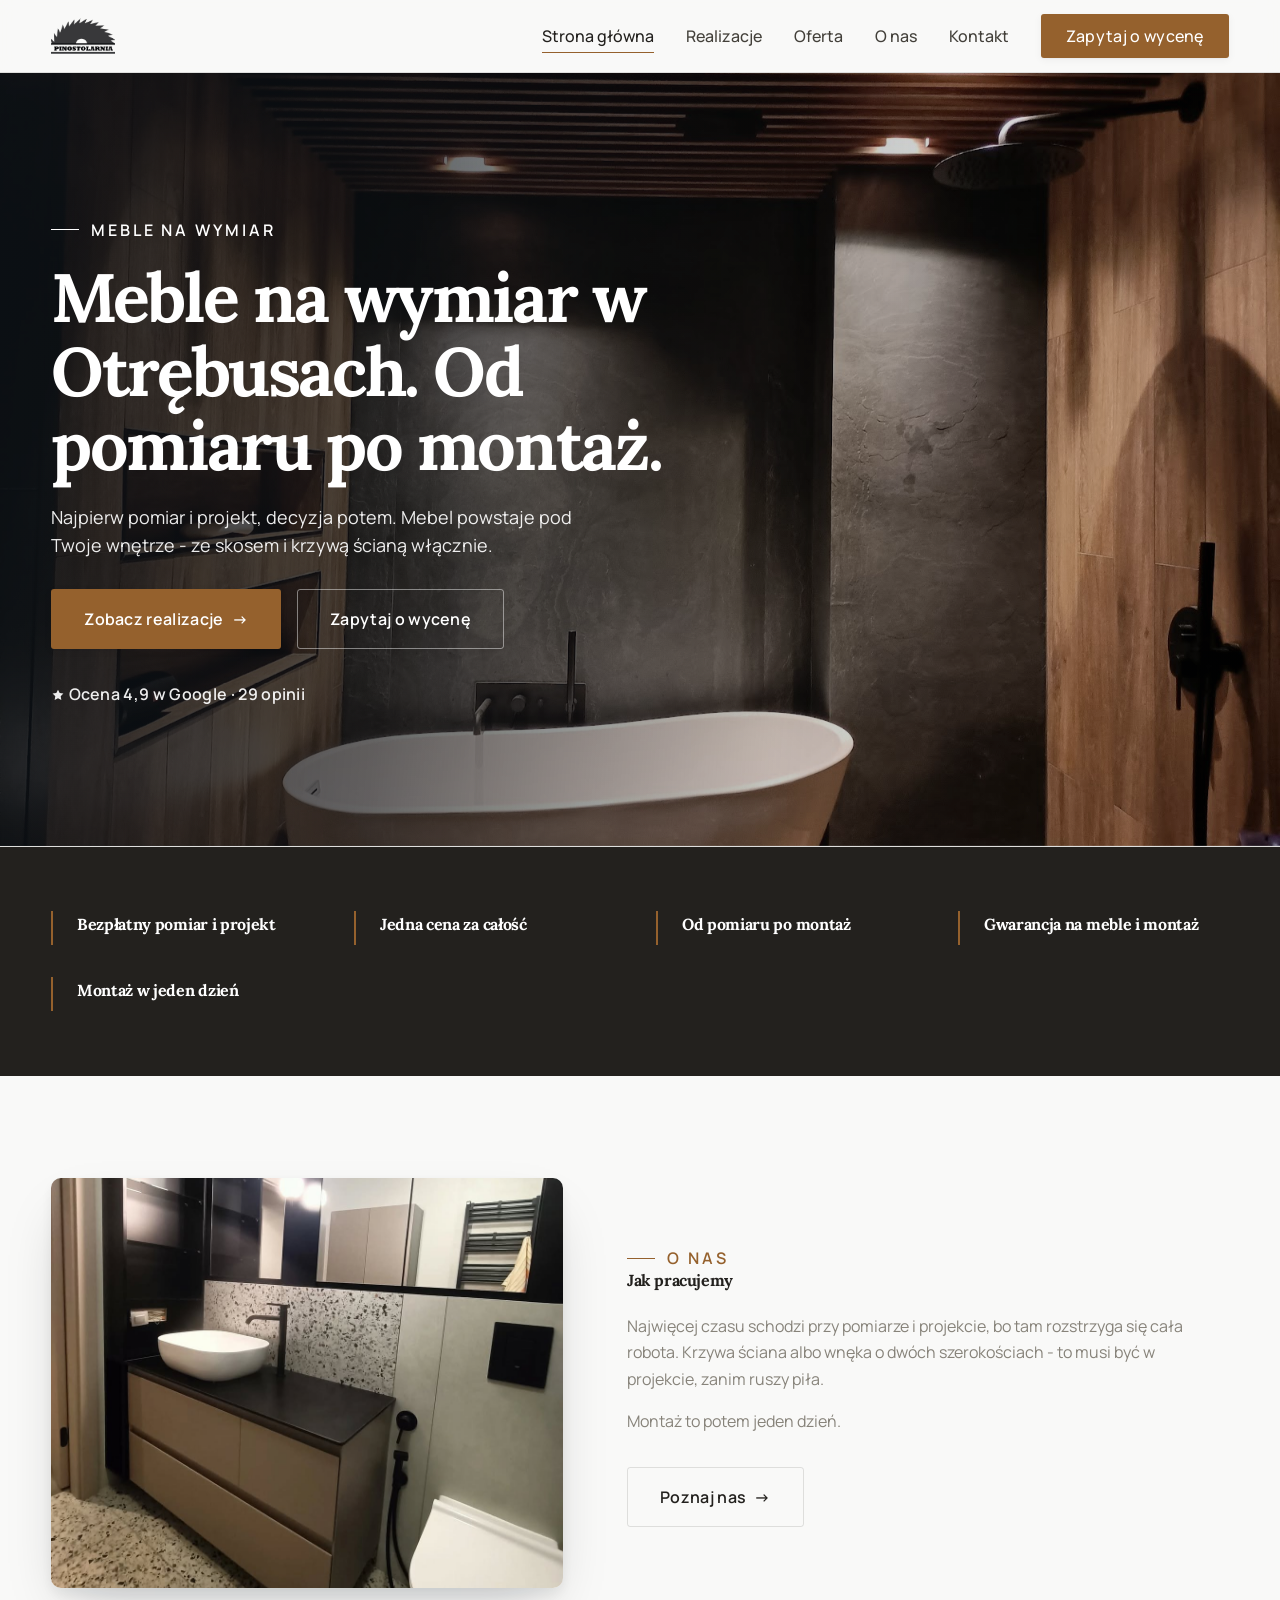
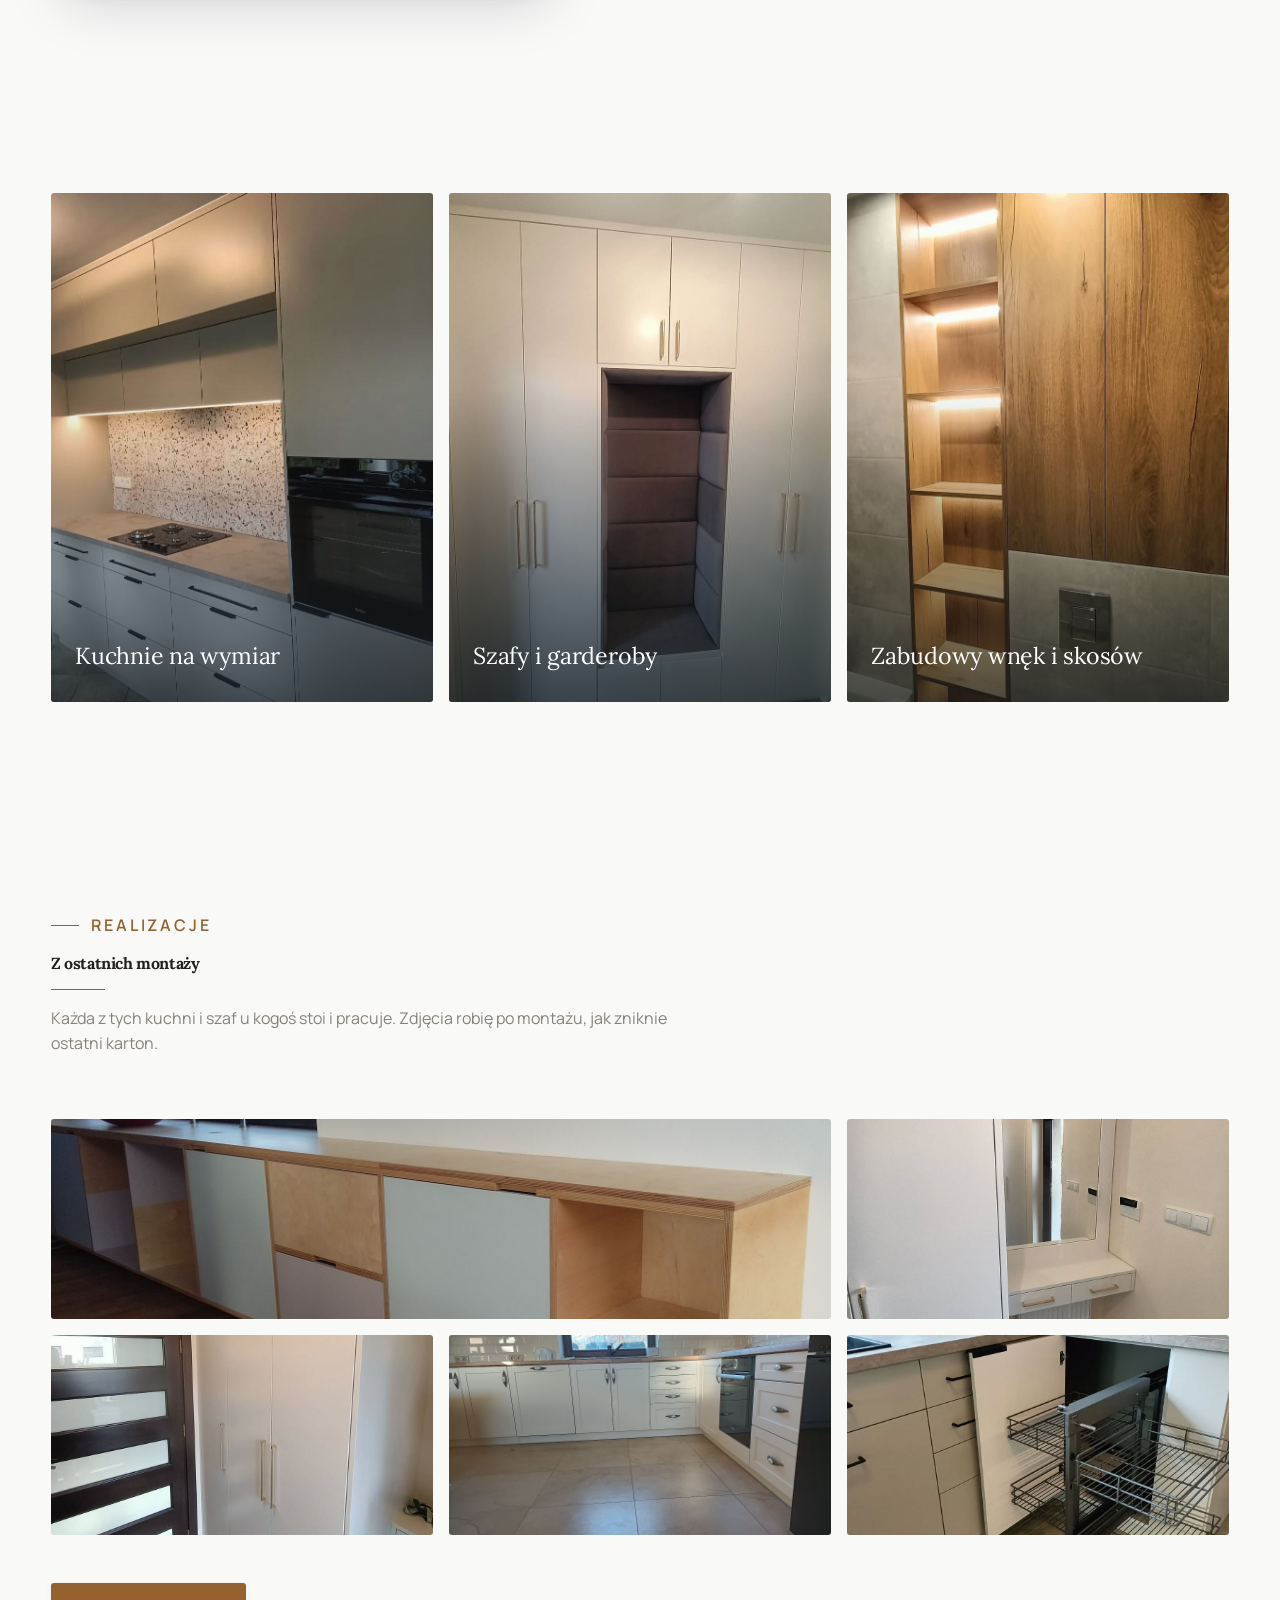
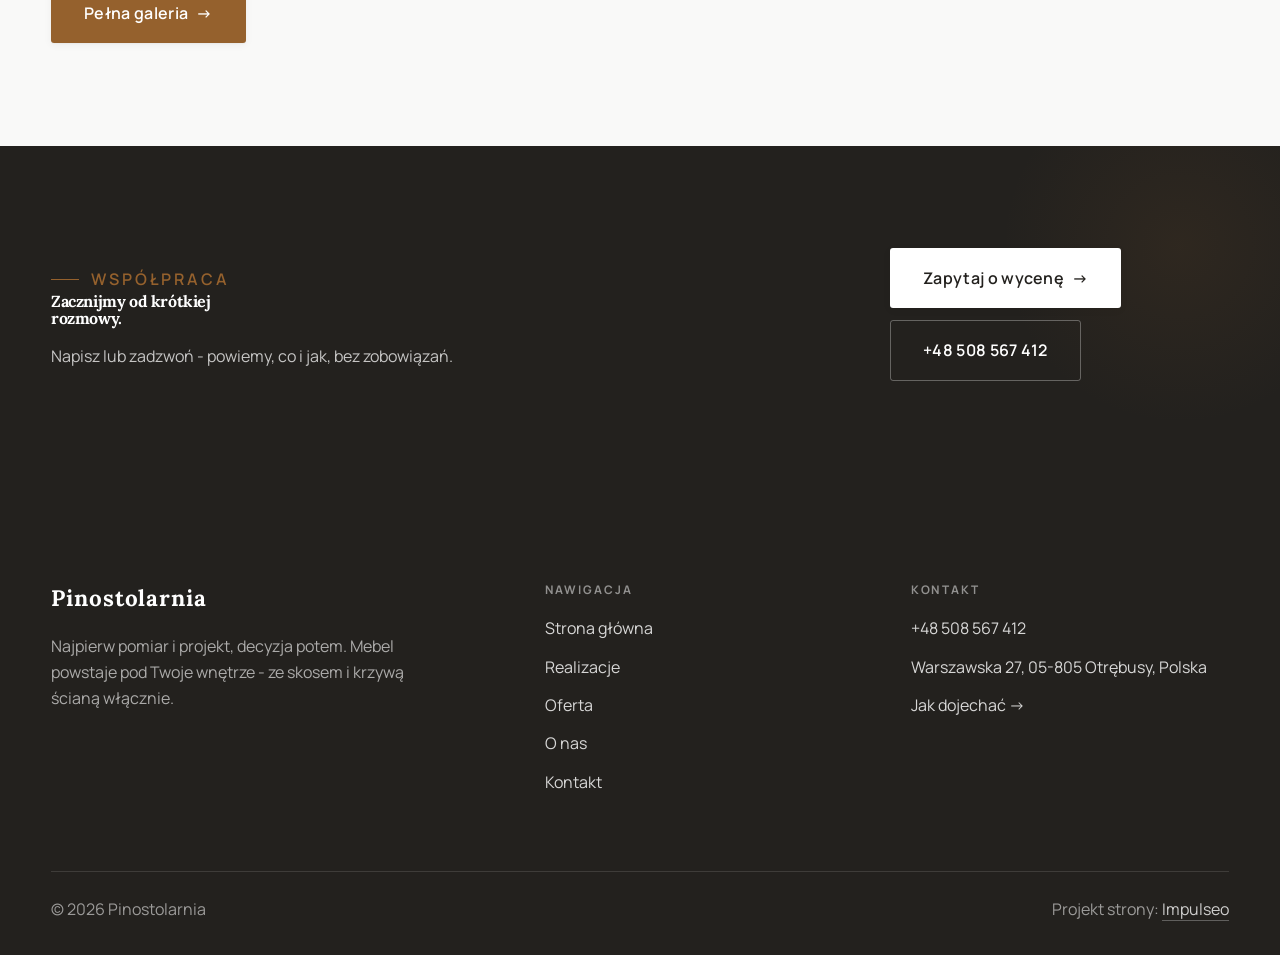
<file: index.html>
<!DOCTYPE html>
<html lang="pl">
<head>
<meta name="robots" content="noindex, nofollow">
<meta charset="UTF-8">
<meta name="viewport" content="width=device-width, initial-scale=1.0">
<title>Meble na wymiar Otrębusy - kuchnie i szafy | Pinostolarnia</title>
<meta name="description" content="Meble na wymiar w Otrębusach: kuchnie, szafy i zabudowy pod Twoje wnętrze. Bezpłatny pomiar i projekt, jedna cena, montaż z gwarancją. Zadzwoń: +48 508 567 412.">
<link rel="preconnect" href="https://fonts.googleapis.com">
<link rel="preconnect" href="https://fonts.gstatic.com" crossorigin>
<link href="https://fonts.googleapis.com/css2?family=Lora:wght@500;600;700&family=Manrope:wght@400;500;600&display=swap" rel="stylesheet">
<link rel="stylesheet" href="assets/styles.css">
</head>
<body>

<header class="nav">
  <div class="wrap nav-inner">
    <a class="brand brand-has-logo" href="index.html"><img class="brand-logo" src="img/logo.png" alt="Pinostolarnia"></a>
    <nav class="nav-links">
      <a href="index.html" class="active">Strona główna</a>
      <a href="realizacje.html">Realizacje</a>
      <a href="oferta.html">Oferta</a>
      <a href="o-nas.html">O nas</a>
      <a href="kontakt.html">Kontakt</a>
      <a href="kontakt.html" class="btn btn-accent">Zapytaj o wycenę</a>
    </nav>
    <button class="nav-toggle" aria-label="Menu"><span></span><span></span><span></span></button>
  </div>
</header>

<section class="hero-cine">
  <img src="img/hero.jpg" alt="Pinostolarnia - Meble na wymiar w Otrębusach. Od pomiaru po montaż. ">
  <div class="wrap">
    <div class="hero-copy">
      <span class="eyebrow">Meble na wymiar</span>
      <h1>Meble na wymiar w Otrębusach. Od pomiaru po montaż. </h1>
      <p class="lead">Najpierw pomiar i projekt, decyzja potem. Mebel powstaje pod Twoje wnętrze - ze skosem i krzywą ścianą włącznie.</p>
      <div class="hero-actions">
        <a href="realizacje.html" class="btn btn-accent">Zobacz realizacje <span class="arr">→</span></a>
        <a href="kontakt.html" class="btn btn-ghost" style="color:#fff;border-color:rgba(255,255,255,.45)">Zapytaj o wycenę</a>
      </div>
      <div style="margin-top:var(--space-6);color:#fff;font-weight:600;letter-spacing:.02em;opacity:.92"><svg class="ico-star" width="14" height="14" viewBox="0 0 24 24" style="vertical-align:-2px" aria-hidden="true"><path d="M12 2.8l2.85 5.8 6.4.93-4.63 4.5 1.1 6.37L12 17.4l-5.72 3 1.1-6.37-4.63-4.5 6.4-.93L12 2.8Z" fill="currentColor"/></svg> Ocena 4,9 w Google · 29 opinii</div>
    </div>
  </div>
</section>
<section class="strip" style="padding-block:0">
  <div class="wrap">
    <div class="item reveal"><div class="k">Bezpłatny pomiar i projekt</div><div class="v"></div></div>
    <div class="item reveal"><div class="k">Jedna cena za całość</div><div class="v"></div></div>
    <div class="item reveal"><div class="k">Od pomiaru po montaż</div><div class="v"></div></div>
    <div class="item reveal"><div class="k">Gwarancja na meble i montaż</div><div class="v"></div></div>
    <div class="item reveal"><div class="k">Montaż w jeden dzień</div><div class="v"></div></div>
  </div>
</section>
<section>
  <div class="wrap split">
    <div class="split-art reveal"><img src="img/g1.jpg" alt="Pinostolarnia - realizacja" loading="lazy"></div>
    <div class="split-copy reveal">
      <span class="eyebrow">O nas</span>
      <h2>Jak pracujemy</h2>
      <p class="muted">Najwięcej czasu schodzi przy pomiarze i projekcie, bo tam rozstrzyga się cała robota. Krzywa ściana albo wnęka o dwóch szerokościach - to musi być w projekcie, zanim ruszy piła.</p>
      <p class="muted">Montaż to potem jeden dzień.</p>
      <a href="o-nas.html" class="btn btn-ghost">Poznaj nas <span class="arr">→</span></a>
    </div>
  </div>
</section>
<section class="gateways-band">
  <div class="wrap">
    <div class="gateways">
      <a href="oferta.html" class="gateway reveal"><img src="img/g2.jpg" alt="Kuchnie na wymiar" loading="lazy"><span class="g-ttl">Kuchnie na wymiar</span></a>
      <a href="oferta.html" class="gateway reveal"><img src="img/g3.jpg" alt="Szafy i garderoby" loading="lazy"><span class="g-ttl">Szafy i garderoby</span></a>
      <a href="oferta.html" class="gateway reveal"><img src="img/g4.jpg" alt="Zabudowy wnęk i skosów" loading="lazy"><span class="g-ttl">Zabudowy wnęk i skosów</span></a>
    </div>
  </div>
</section>
<section>
  <div class="wrap">
    <div class="head reveal">
      <span class="eyebrow">Realizacje</span>
      <h2>Z ostatnich montaży</h2>
      <p>Każda z tych kuchni i szaf u kogoś stoi i pracuje. Zdjęcia robię po montażu, jak zniknie ostatni karton.</p>
    </div>
    <div class="gallery">
      <div class="tile t-two3 reveal"><img src="img/g5.jpg" alt="Blat z litego drewna" loading="lazy"><div class="cap">Blat z litego drewna</div></div>
      <div class="tile t-third reveal"><img src="img/g6.jpg" alt="Mebel po montażu" loading="lazy"><div class="cap">Mebel po montażu</div></div>
      <div class="tile t-third reveal"><img src="img/g7.jpg" alt="Pinostolarnia" loading="lazy"></div>
      <div class="tile t-third reveal"><img src="img/g8.jpg" alt="Pinostolarnia" loading="lazy"></div>
      <div class="tile t-third reveal"><img src="img/g9.jpg" alt="Pinostolarnia" loading="lazy"></div>
    </div>
    <div style="margin-top:var(--space-7)" class="reveal"><a href="realizacje.html" class="btn btn-accent">Pełna galeria <span class="arr">→</span></a></div>
  </div>
</section>
<section class="cta">
  <div class="wrap">
    <div class="reveal">
      <span class="eyebrow">Współpraca</span>
      <h2>Zacznijmy od krótkiej rozmowy.</h2>
      <p>Napisz lub zadzwoń - powiemy, co i jak, bez zobowiązań.</p>
    </div>
    <div class="cta-actions reveal">
      <a href="kontakt.html" class="btn btn-light">Zapytaj o wycenę <span class="arr">→</span></a>
      <a href="tel:+48508567412" class="btn btn-ghost" style="color:#fff;border-color:rgba(255,255,255,.3)">+48 508 567 412</a>
    </div>
  </div>
</section>

<footer>
  <div class="wrap">
    <div class="foot-grid">
      <div class="foot-brand">
        <div class="name">Pinostolarnia</div>
        <p>Najpierw pomiar i projekt, decyzja potem. Mebel powstaje pod Twoje wnętrze - ze skosem i krzywą ścianą włącznie.</p>
      </div>
      <div class="foot-col">
        <h4>Nawigacja</h4>
        <a href="index.html">Strona główna</a>
        <a href="realizacje.html">Realizacje</a>
        <a href="oferta.html">Oferta</a>
        <a href="o-nas.html">O nas</a>
        <a href="kontakt.html">Kontakt</a>
      </div>
      <div class="foot-col">
        <h4>Kontakt</h4>
        <a href="tel:+48508567412">+48 508 567 412</a>
        <p>Warszawska 27, 05-805 Otrębusy, Polska</p>
        <a href="https://maps.google.com/?cid=7366572669131834254&g_mp=CiVnb29nbGUubWFwcy5wbGFjZXMudjEuUGxhY2VzLkdldFBsYWNlEAIYBCAA" target="_blank" rel="noopener">Jak dojechać →</a>
      </div>
    </div>
    <div class="foot-bot">
      <span>© 2026 Pinostolarnia</span>
      <span>Projekt strony: <a class="foot-credit" href="https://impulseo.pl" target="_blank" rel="noopener">Impulseo</a></span>
    </div>
  </div>
</footer>


<script src="assets/main.js"></script>
</body>
</html>
</file>
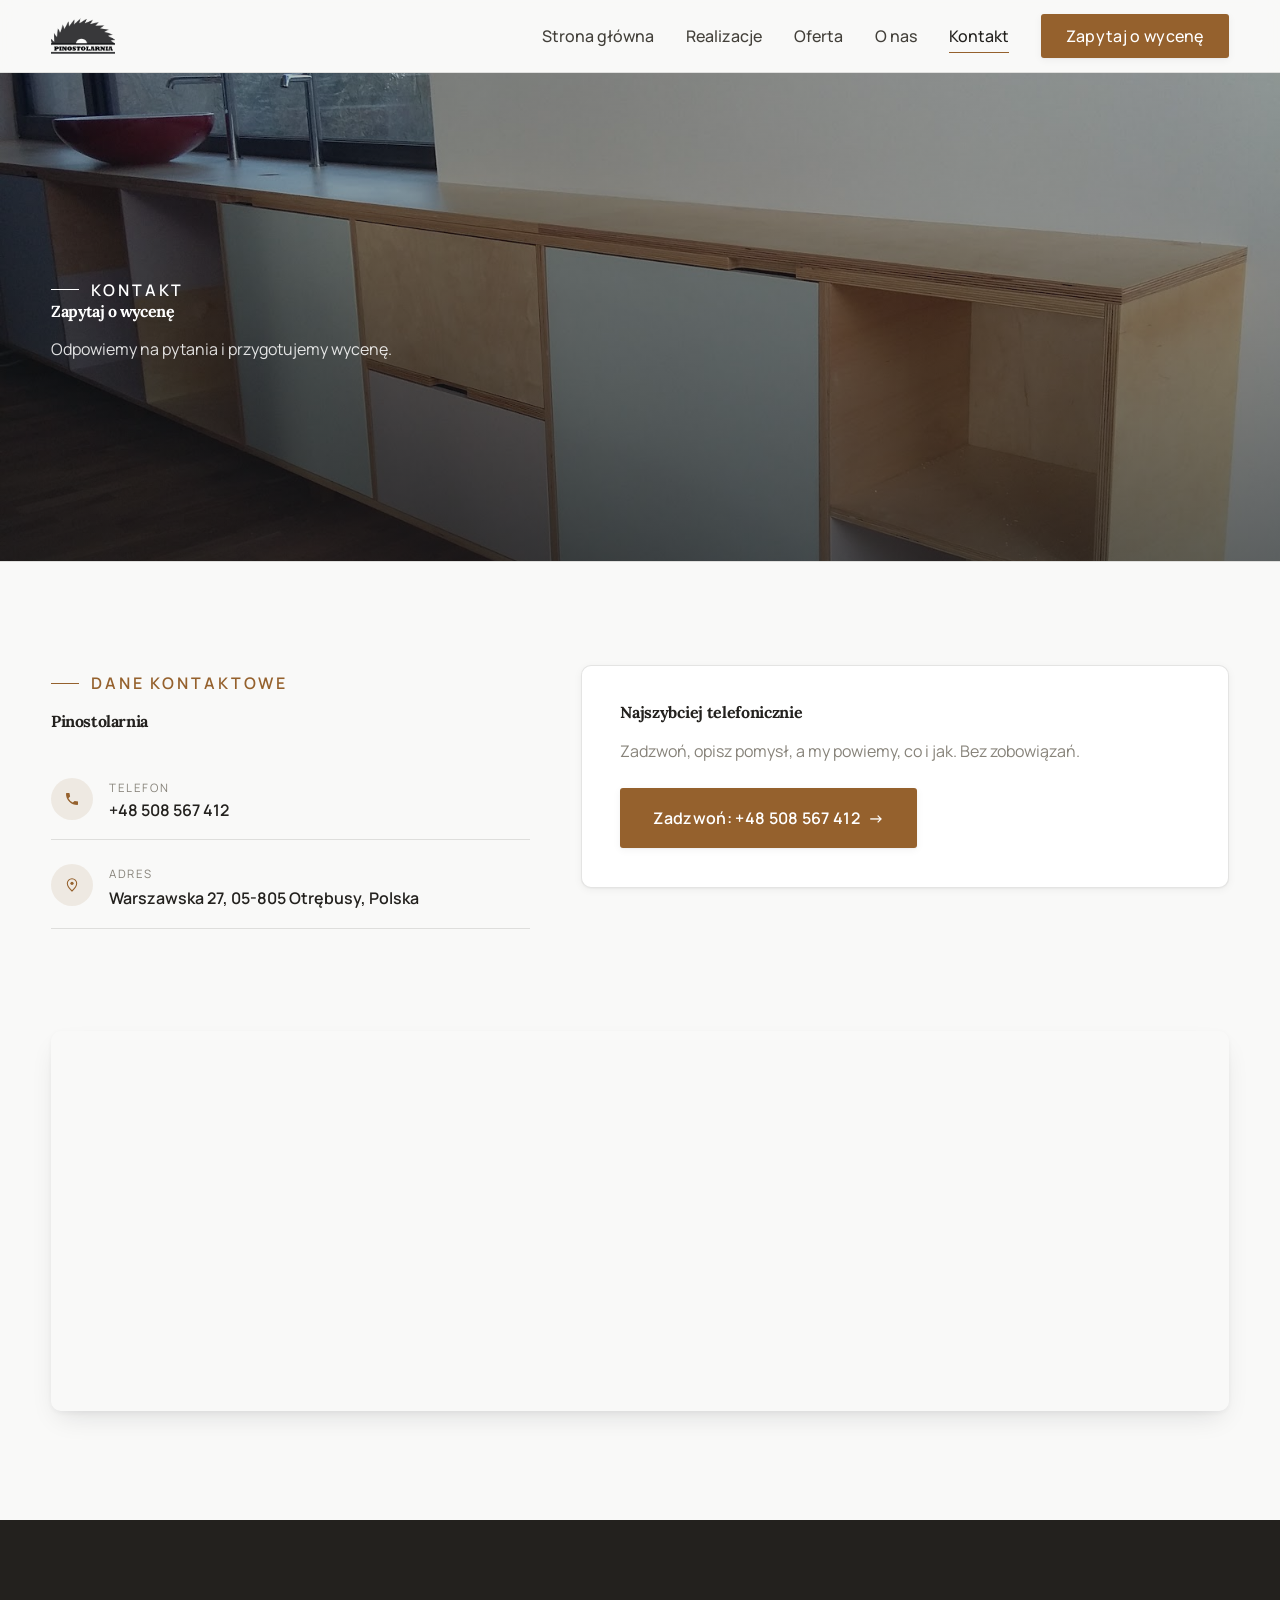
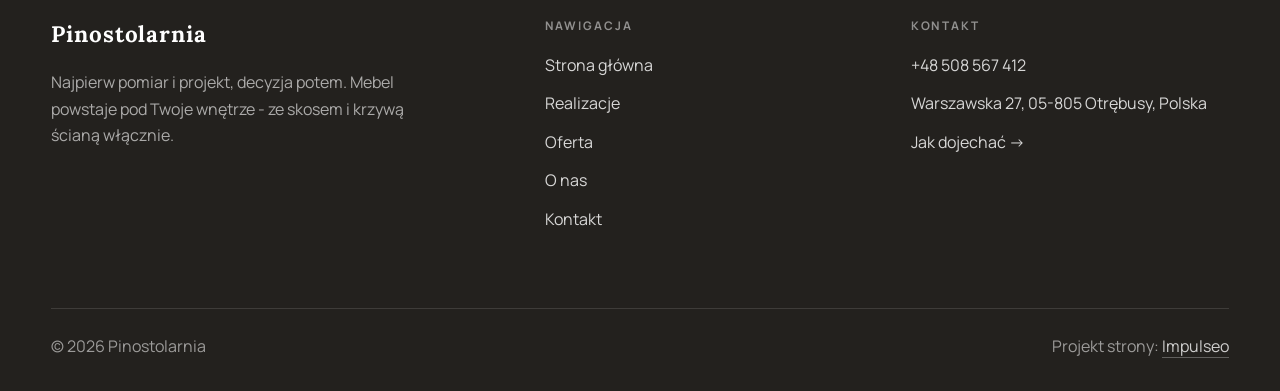
<file: kontakt.html>
<!DOCTYPE html>
<html lang="pl">
<head>
<meta name="robots" content="noindex, nofollow">
<meta charset="UTF-8">
<meta name="viewport" content="width=device-width, initial-scale=1.0">
<title>Kontakt - Pinostolarnia</title>
<meta name="description" content="Kontakt Pinostolarnia - Warszawska 27, 05-805 Otrębusy, Polska">
<link rel="preconnect" href="https://fonts.googleapis.com">
<link rel="preconnect" href="https://fonts.gstatic.com" crossorigin>
<link href="https://fonts.googleapis.com/css2?family=Lora:wght@500;600;700&family=Manrope:wght@400;500;600&display=swap" rel="stylesheet">
<link rel="stylesheet" href="assets/styles.css">
</head>
<body>

<header class="nav">
  <div class="wrap nav-inner">
    <a class="brand brand-has-logo" href="index.html"><img class="brand-logo" src="img/logo.png" alt="Pinostolarnia"></a>
    <nav class="nav-links">
      <a href="index.html">Strona główna</a>
      <a href="realizacje.html">Realizacje</a>
      <a href="oferta.html">Oferta</a>
      <a href="o-nas.html">O nas</a>
      <a href="kontakt.html" class="active">Kontakt</a>
      <a href="kontakt.html" class="btn btn-accent">Zapytaj o wycenę</a>
    </nav>
    <button class="nav-toggle" aria-label="Menu"><span></span><span></span><span></span></button>
  </div>
</header>

<section class="pagehead">
  <img src="img/g5.jpg" alt="Pinostolarnia - Zapytaj o wycenę">
  <div class="wrap">
    <span class="eyebrow">Kontakt</span>
    <h1>Zapytaj o wycenę</h1>
    <p>Odpowiemy na pytania i przygotujemy wycenę.</p>
  </div>
</section>
<section>
  <div class="wrap contact-grid">
    <div class="reveal">
      <span class="eyebrow">Dane kontaktowe</span>
      <h2 style="margin:var(--space-4) 0 var(--space-6)">Pinostolarnia</h2>
      <div class="info-list">
        <div class="info-row"><div class="ic"><svg class="ico-tel" width="16" height="16" viewBox="0 0 24 24" fill="none" aria-hidden="true"><path d="M6.6 10.8a15.5 15.5 0 0 0 6.6 6.6l2.2-2.2a1 1 0 0 1 1-.24 11.4 11.4 0 0 0 3.6.58 1 1 0 0 1 1 1V20a1 1 0 0 1-1 1A17 17 0 0 1 3 4a1 1 0 0 1 1-1h3.5a1 1 0 0 1 1 1c0 1.25.2 2.46.58 3.6a1 1 0 0 1-.25 1l-2.23 2.2Z" fill="currentColor"/></svg></div><div><div class="lbl">Telefon</div><a class="val" href="tel:+48508567412">+48 508 567 412</a></div></div>
        <div class="info-row"><div class="ic"><svg class="ico-pin" width="16" height="16" viewBox="0 0 24 24" fill="none" aria-hidden="true"><path d="M12 21s7-6.1 7-11.5A7 7 0 0 0 5 9.5C5 14.9 12 21 12 21Z" stroke="currentColor" stroke-width="1.6" fill="none"/><circle cx="12" cy="9.5" r="2.4" fill="currentColor"/></svg></div><div><div class="lbl">Adres</div><div class="val">Warszawska 27, 05-805 Otrębusy, Polska</div></div></div>
      </div>
    </div>
    <div class="reveal">
      <div class="form">
        <h3 style="margin-bottom:var(--space-4)">Najszybciej telefonicznie</h3>
        <p class="muted" style="margin-bottom:var(--space-5)">Zadzwoń, opisz pomysł, a my powiemy, co i jak. Bez zobowiązań.</p>
        <a href="tel:+48508567412" class="btn btn-accent" style="justify-content:center">Zadzwoń: +48 508 567 412 <span class="arr">→</span></a>
      </div>
    </div>
  </div>
</section>
<section style="padding-top:0">
  <div class="wrap reveal">
    <iframe class="map" title="Pinostolarnia - Otrębusy" src="https://maps.google.com/maps?q=Pinostolarnia%20Otr%C4%99busy&z=15&output=embed" loading="lazy" referrerpolicy="no-referrer-when-downgrade"></iframe>
  </div>
</section>

<footer>
  <div class="wrap">
    <div class="foot-grid">
      <div class="foot-brand">
        <div class="name">Pinostolarnia</div>
        <p>Najpierw pomiar i projekt, decyzja potem. Mebel powstaje pod Twoje wnętrze - ze skosem i krzywą ścianą włącznie.</p>
      </div>
      <div class="foot-col">
        <h4>Nawigacja</h4>
        <a href="index.html">Strona główna</a>
        <a href="realizacje.html">Realizacje</a>
        <a href="oferta.html">Oferta</a>
        <a href="o-nas.html">O nas</a>
        <a href="kontakt.html">Kontakt</a>
      </div>
      <div class="foot-col">
        <h4>Kontakt</h4>
        <a href="tel:+48508567412">+48 508 567 412</a>
        <p>Warszawska 27, 05-805 Otrębusy, Polska</p>
        <a href="https://maps.google.com/?cid=7366572669131834254&g_mp=CiVnb29nbGUubWFwcy5wbGFjZXMudjEuUGxhY2VzLkdldFBsYWNlEAIYBCAA" target="_blank" rel="noopener">Jak dojechać →</a>
      </div>
    </div>
    <div class="foot-bot">
      <span>© 2026 Pinostolarnia</span>
      <span>Projekt strony: <a class="foot-credit" href="https://impulseo.pl" target="_blank" rel="noopener">Impulseo</a></span>
    </div>
  </div>
</footer>


<script src="assets/main.js"></script>
</body>
</html>
</file>
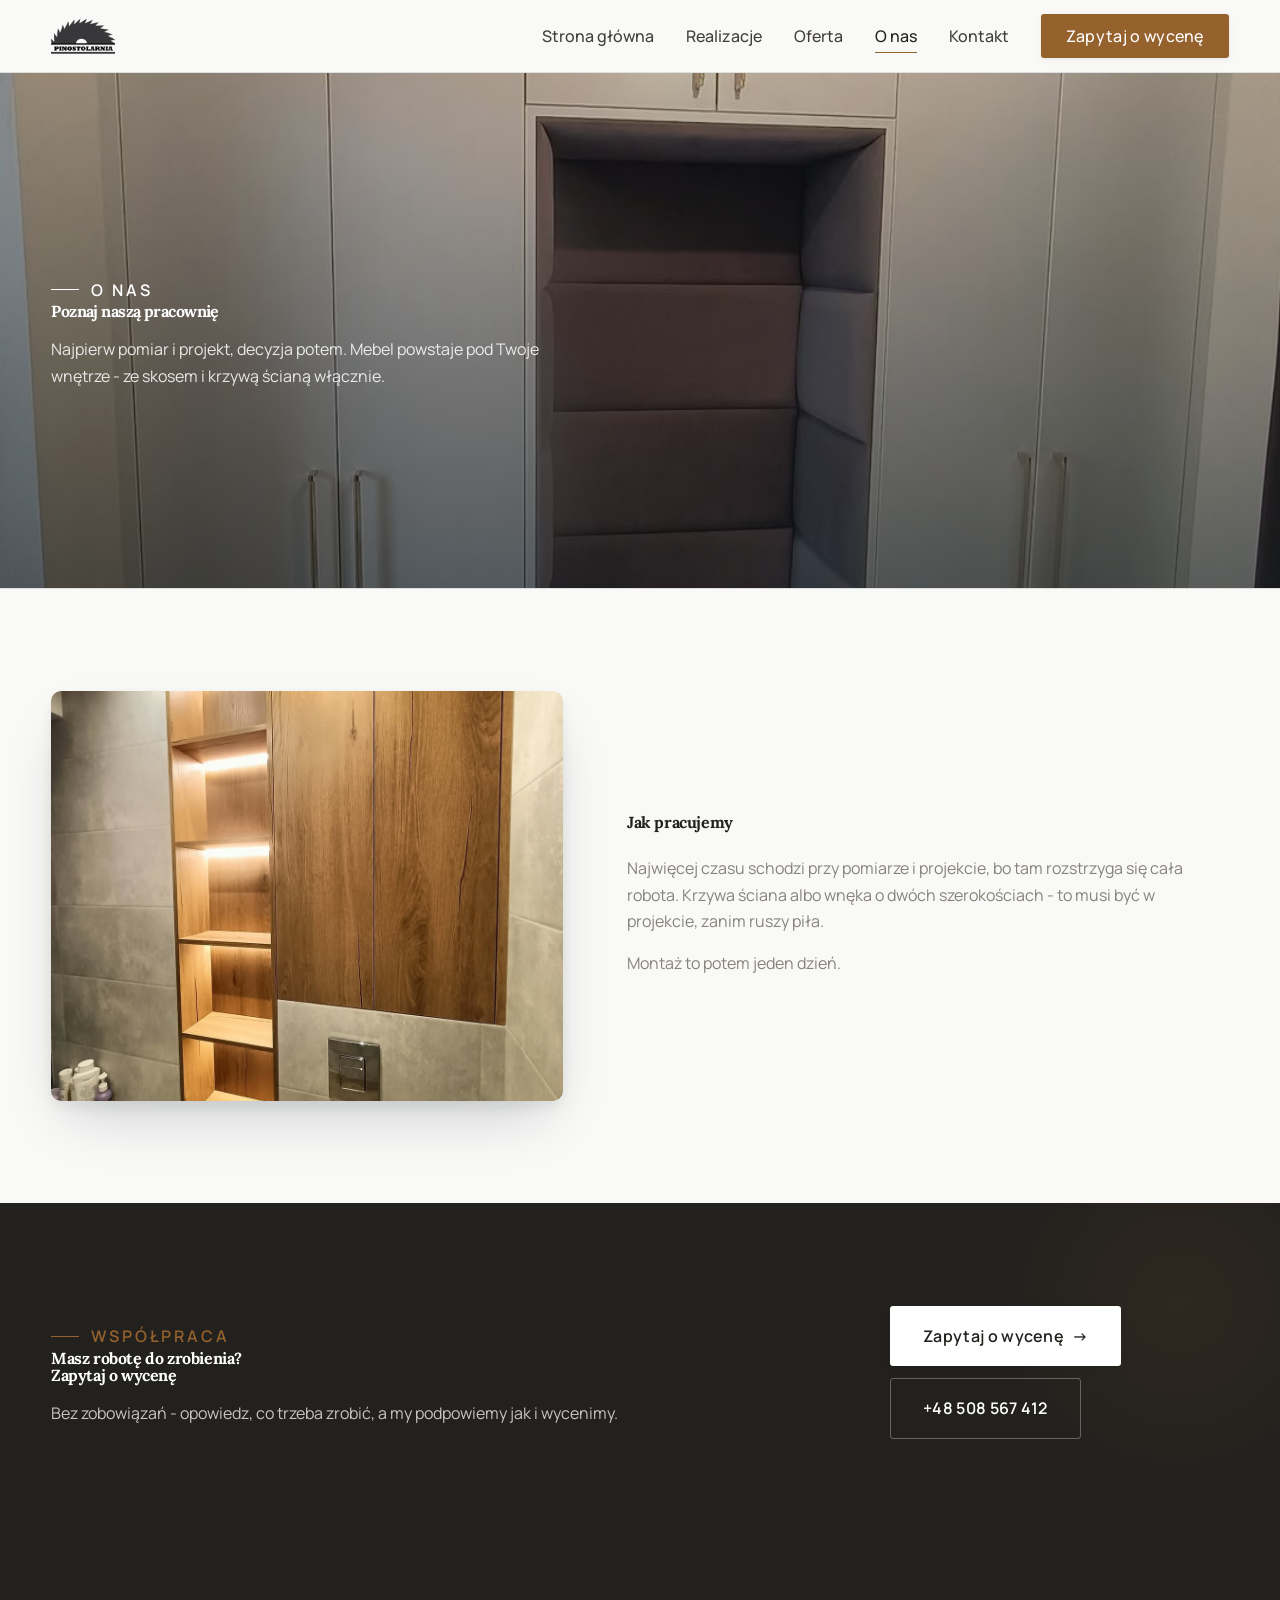
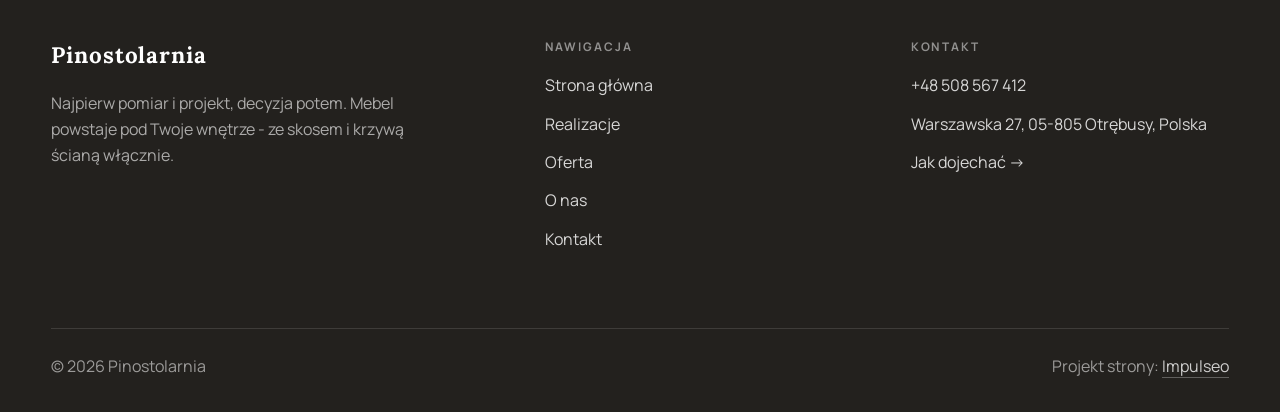
<file: o-nas.html>
<!DOCTYPE html>
<html lang="pl">
<head>
<meta name="robots" content="noindex, nofollow">
<meta charset="UTF-8">
<meta name="viewport" content="width=device-width, initial-scale=1.0">
<title>O nas - Pinostolarnia</title>
<meta name="description" content="Meble na wymiar w Otrębusach: kuchnie, szafy i zabudowy pod Twoje wnętrze. Bezpłatny pomiar i projekt, jedna cena, montaż z gwarancją. Zadzwoń: +48 508 567 412.">
<link rel="preconnect" href="https://fonts.googleapis.com">
<link rel="preconnect" href="https://fonts.gstatic.com" crossorigin>
<link href="https://fonts.googleapis.com/css2?family=Lora:wght@500;600;700&family=Manrope:wght@400;500;600&display=swap" rel="stylesheet">
<link rel="stylesheet" href="assets/styles.css">
</head>
<body>

<header class="nav">
  <div class="wrap nav-inner">
    <a class="brand brand-has-logo" href="index.html"><img class="brand-logo" src="img/logo.png" alt="Pinostolarnia"></a>
    <nav class="nav-links">
      <a href="index.html">Strona główna</a>
      <a href="realizacje.html">Realizacje</a>
      <a href="oferta.html">Oferta</a>
      <a href="o-nas.html" class="active">O nas</a>
      <a href="kontakt.html">Kontakt</a>
      <a href="kontakt.html" class="btn btn-accent">Zapytaj o wycenę</a>
    </nav>
    <button class="nav-toggle" aria-label="Menu"><span></span><span></span><span></span></button>
  </div>
</header>

<section class="pagehead">
  <img src="img/g3.jpg" alt="Pinostolarnia - Poznaj naszą pracownię">
  <div class="wrap">
    <span class="eyebrow">O nas</span>
    <h1>Poznaj naszą pracownię</h1>
    <p>Najpierw pomiar i projekt, decyzja potem. Mebel powstaje pod Twoje wnętrze - ze skosem i krzywą ścianą włącznie.</p>
  </div>
</section>
<section>
  <div class="wrap split">
    <div class="split-art reveal"><img src="img/g4.jpg" alt="Pinostolarnia" loading="lazy"></div>
    <div class="split-copy reveal">
      <h2>Jak pracujemy</h2>
      <p class="muted">Najwięcej czasu schodzi przy pomiarze i projekcie, bo tam rozstrzyga się cała robota. Krzywa ściana albo wnęka o dwóch szerokościach - to musi być w projekcie, zanim ruszy piła.</p>
      <p class="muted">Montaż to potem jeden dzień.</p>
    </div>
  </div>
</section>


<section class="cta">
  <div class="wrap">
    <div class="reveal">
      <span class="eyebrow">Współpraca</span>
      <h2>Masz robotę do zrobienia? Zapytaj o wycenę</h2>
      <p>Bez zobowiązań - opowiedz, co trzeba zrobić, a my podpowiemy jak i wycenimy.</p>
    </div>
    <div class="cta-actions reveal">
      <a href="kontakt.html" class="btn btn-light">Zapytaj o wycenę <span class="arr">→</span></a>
      <a href="tel:+48508567412" class="btn btn-ghost" style="color:#fff;border-color:rgba(255,255,255,.3)">+48 508 567 412</a>
    </div>
  </div>
</section>

<footer>
  <div class="wrap">
    <div class="foot-grid">
      <div class="foot-brand">
        <div class="name">Pinostolarnia</div>
        <p>Najpierw pomiar i projekt, decyzja potem. Mebel powstaje pod Twoje wnętrze - ze skosem i krzywą ścianą włącznie.</p>
      </div>
      <div class="foot-col">
        <h4>Nawigacja</h4>
        <a href="index.html">Strona główna</a>
        <a href="realizacje.html">Realizacje</a>
        <a href="oferta.html">Oferta</a>
        <a href="o-nas.html">O nas</a>
        <a href="kontakt.html">Kontakt</a>
      </div>
      <div class="foot-col">
        <h4>Kontakt</h4>
        <a href="tel:+48508567412">+48 508 567 412</a>
        <p>Warszawska 27, 05-805 Otrębusy, Polska</p>
        <a href="https://maps.google.com/?cid=7366572669131834254&g_mp=CiVnb29nbGUubWFwcy5wbGFjZXMudjEuUGxhY2VzLkdldFBsYWNlEAIYBCAA" target="_blank" rel="noopener">Jak dojechać →</a>
      </div>
    </div>
    <div class="foot-bot">
      <span>© 2026 Pinostolarnia</span>
      <span>Projekt strony: <a class="foot-credit" href="https://impulseo.pl" target="_blank" rel="noopener">Impulseo</a></span>
    </div>
  </div>
</footer>


<script src="assets/main.js"></script>
</body>
</html>
</file>
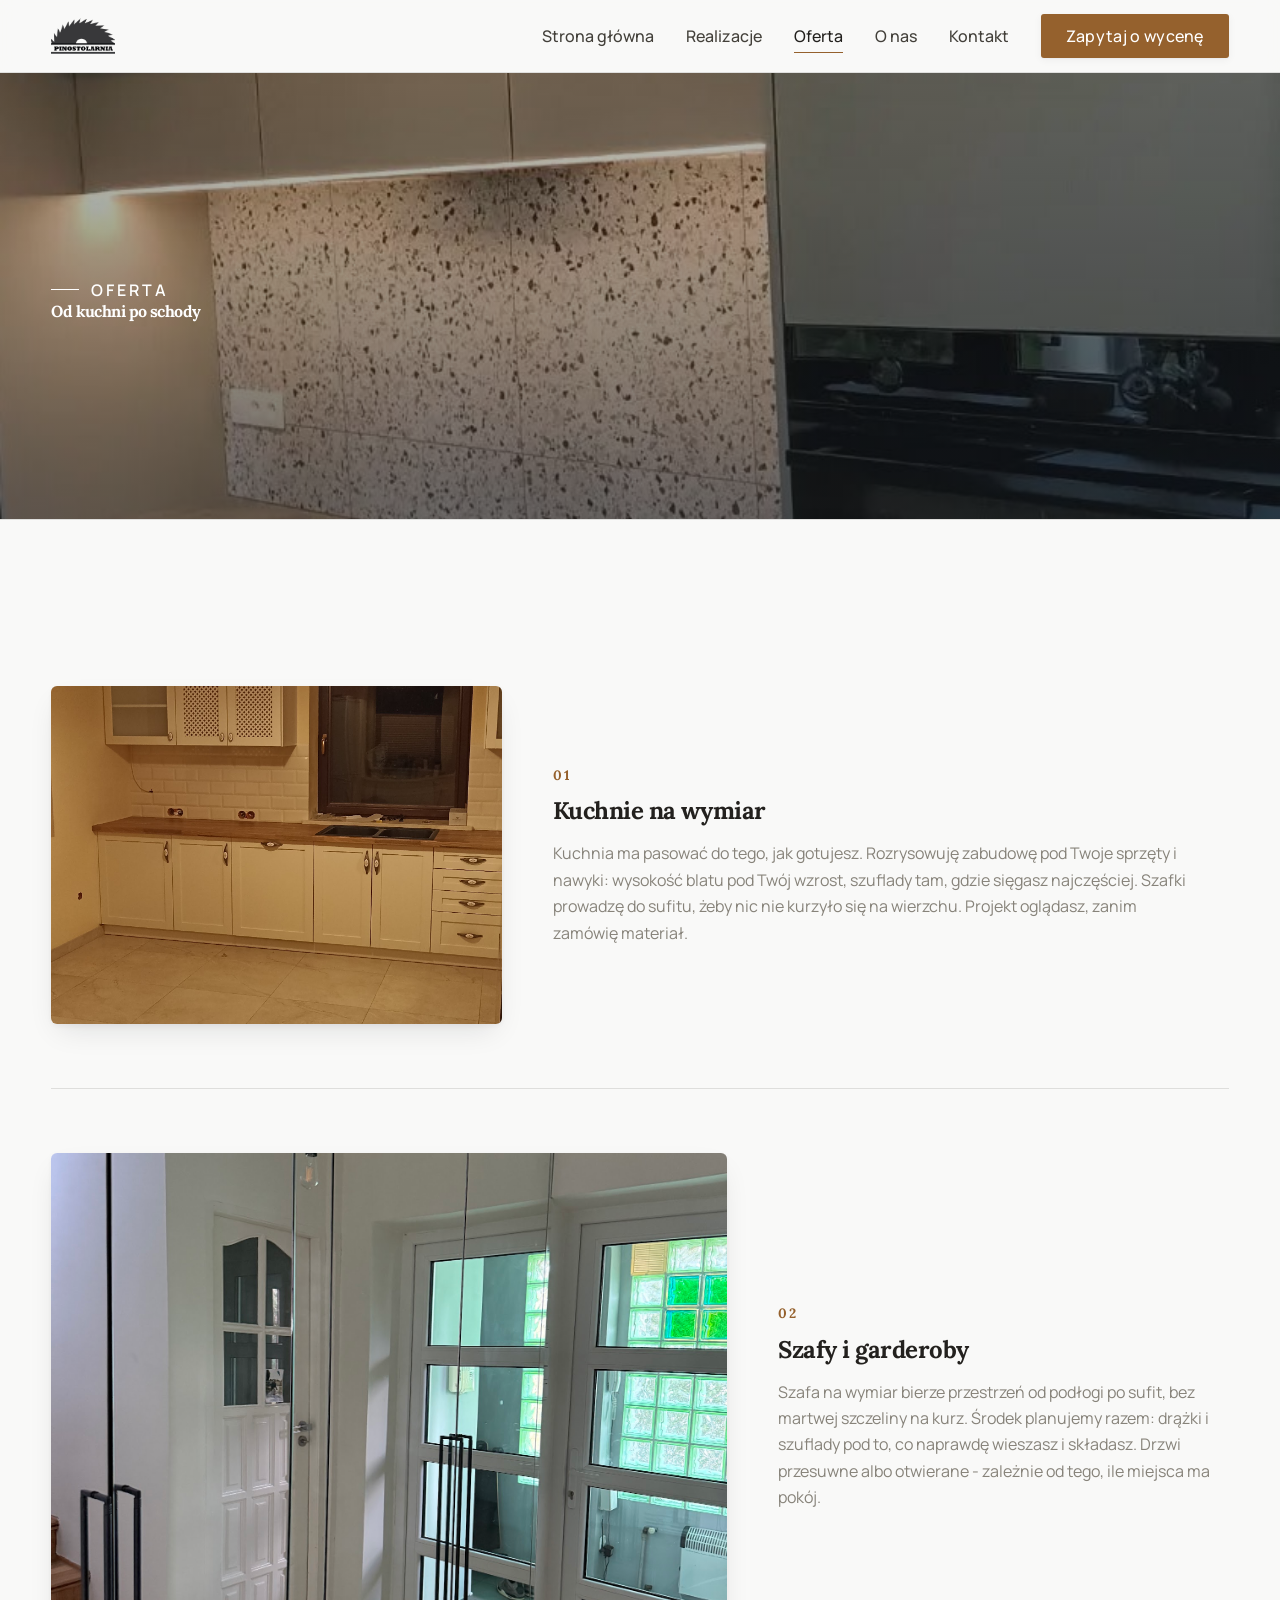
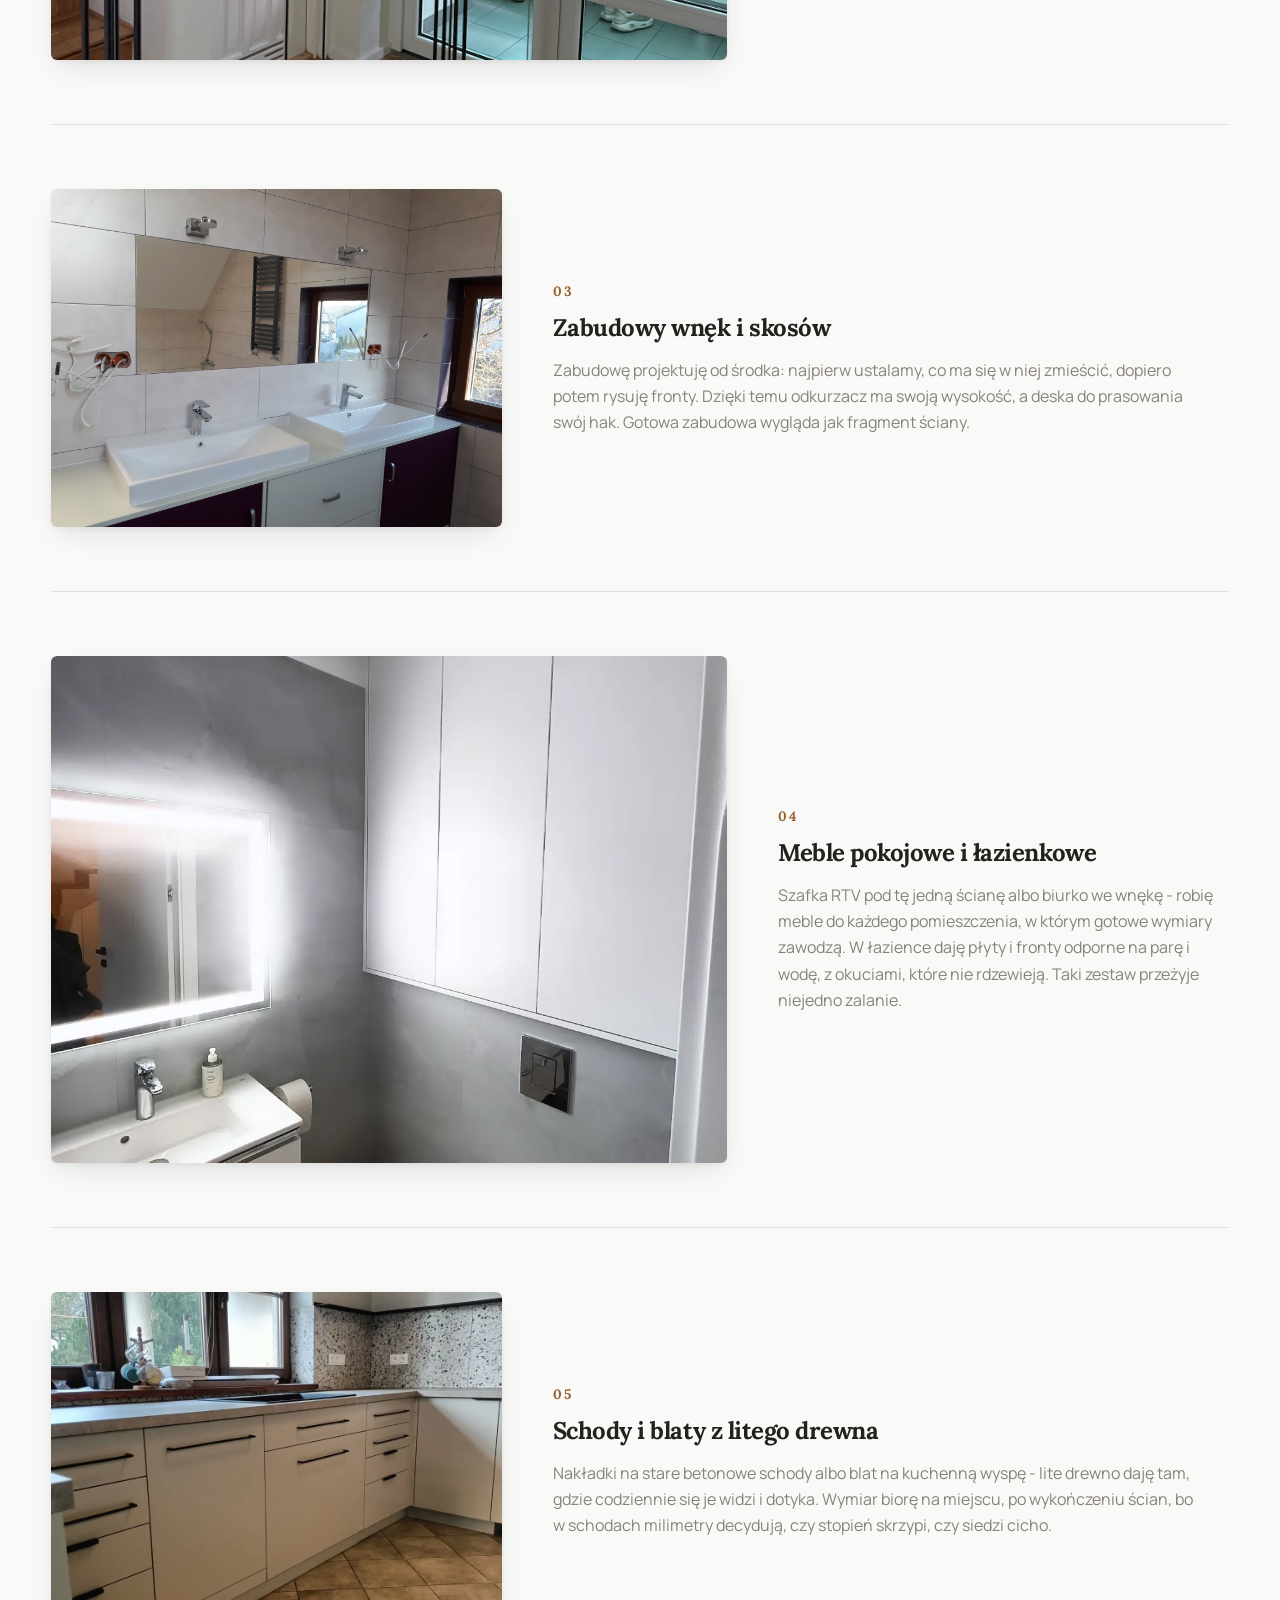
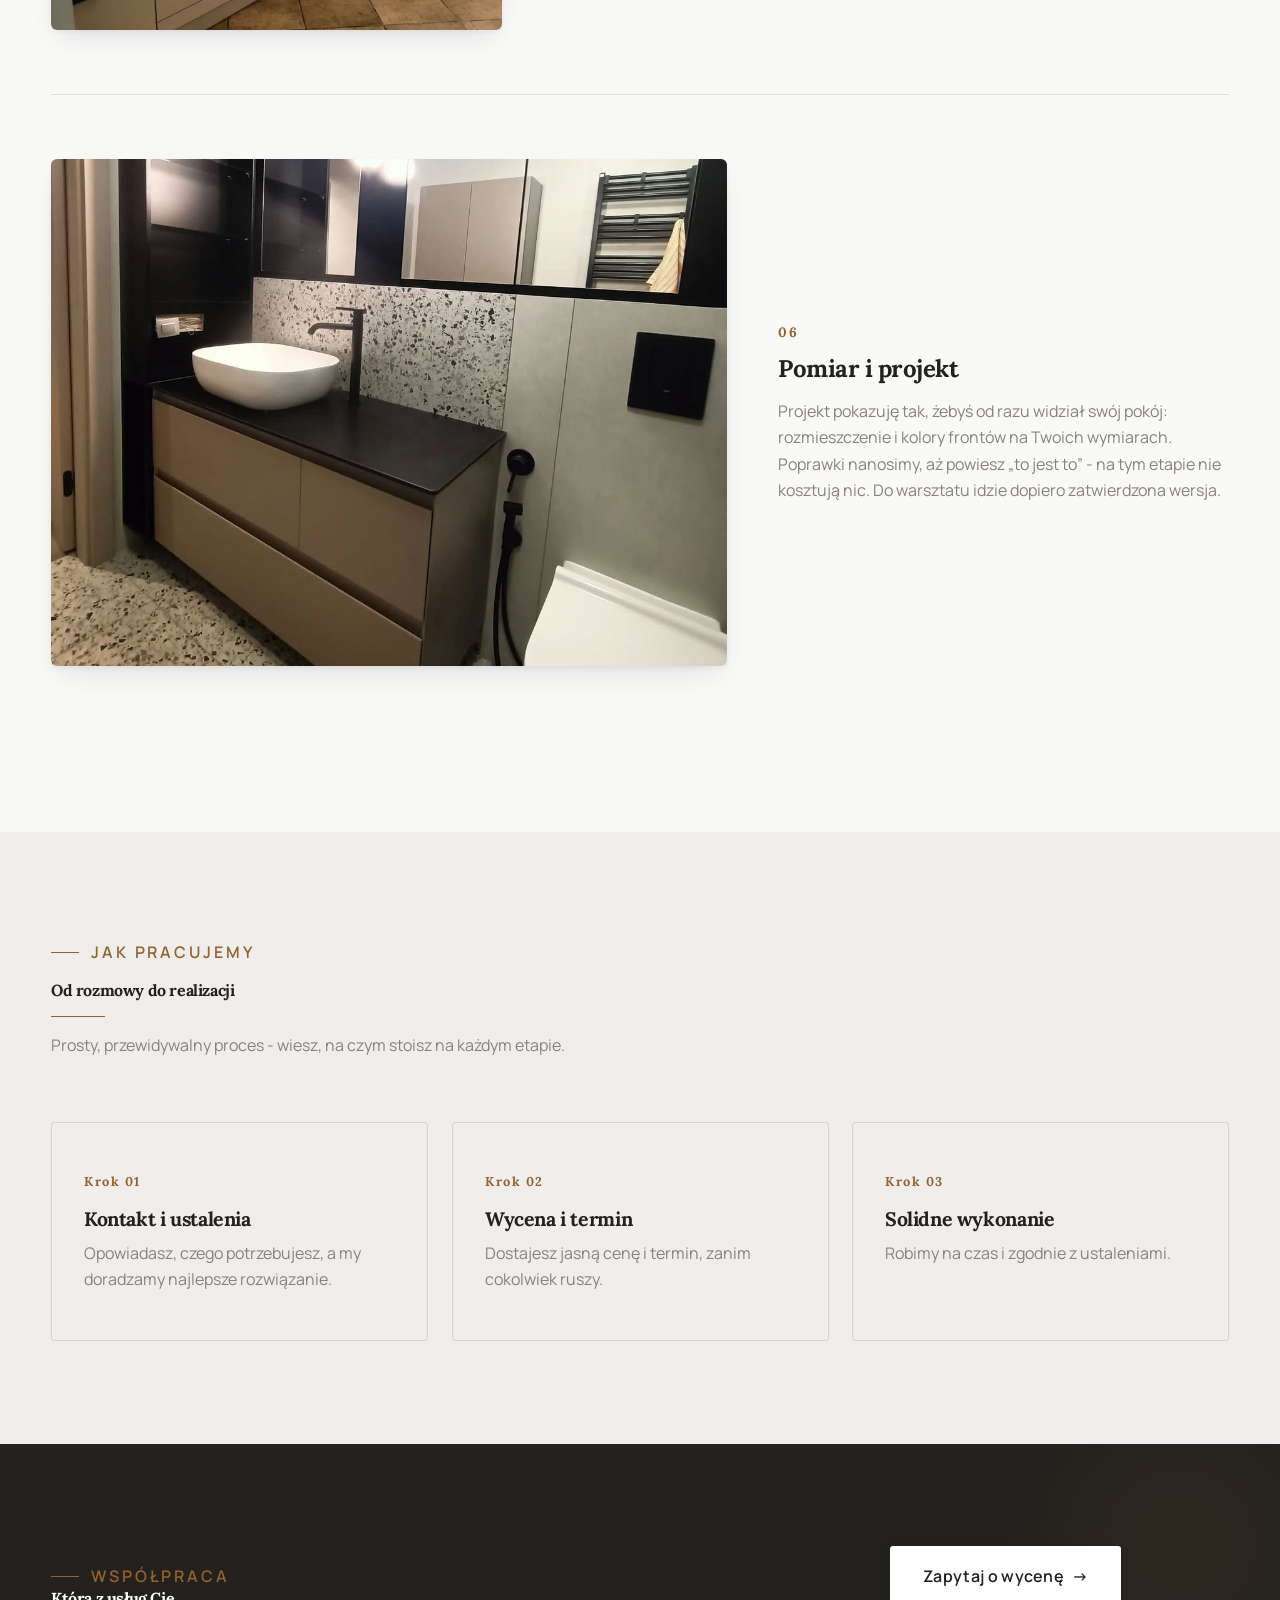
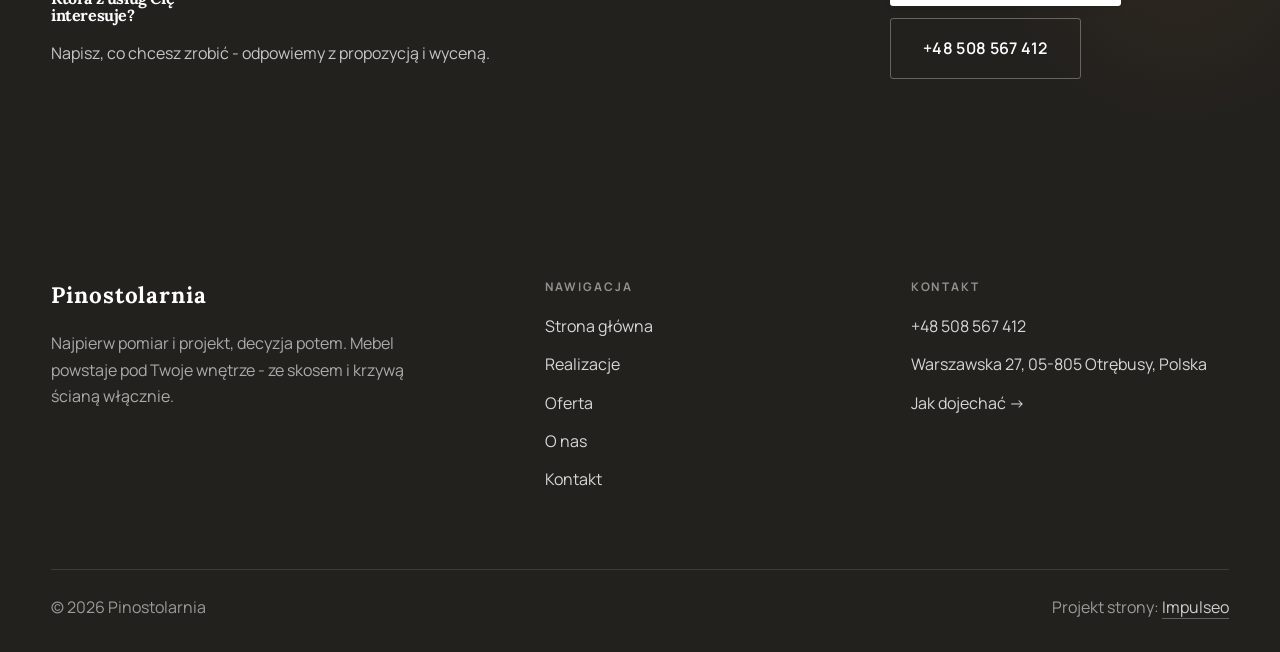
<file: oferta.html>
<!DOCTYPE html>
<html lang="pl">
<head>
<meta name="robots" content="noindex, nofollow">
<meta charset="UTF-8">
<meta name="viewport" content="width=device-width, initial-scale=1.0">
<title>Oferta - Pinostolarnia</title>
<meta name="description" content="Meble na wymiar w Otrębusach: kuchnie, szafy i zabudowy pod Twoje wnętrze. Bezpłatny pomiar i projekt, jedna cena, montaż z gwarancją. Zadzwoń: +48 508 567 412.">
<link rel="preconnect" href="https://fonts.googleapis.com">
<link rel="preconnect" href="https://fonts.gstatic.com" crossorigin>
<link href="https://fonts.googleapis.com/css2?family=Lora:wght@500;600;700&family=Manrope:wght@400;500;600&display=swap" rel="stylesheet">
<link rel="stylesheet" href="assets/styles.css">
</head>
<body>

<header class="nav">
  <div class="wrap nav-inner">
    <a class="brand brand-has-logo" href="index.html"><img class="brand-logo" src="img/logo.png" alt="Pinostolarnia"></a>
    <nav class="nav-links">
      <a href="index.html">Strona główna</a>
      <a href="realizacje.html">Realizacje</a>
      <a href="oferta.html" class="active">Oferta</a>
      <a href="o-nas.html">O nas</a>
      <a href="kontakt.html">Kontakt</a>
      <a href="kontakt.html" class="btn btn-accent">Zapytaj o wycenę</a>
    </nav>
    <button class="nav-toggle" aria-label="Menu"><span></span><span></span><span></span></button>
  </div>
</header>

<section class="pagehead">
  <img src="img/g2.jpg" alt="Pinostolarnia - Od kuchni po schody">
  <div class="wrap">
    <span class="eyebrow">Oferta</span>
    <h1>Od kuchni po schody</h1>
  </div>
</section>
<section>
  <div class="wrap">
    <div class="svc-row reveal">
      <div class="svc-row-art"><img src="img/g11.jpg" alt="Kuchnie na wymiar" loading="lazy"></div>
      <div>
        <span class="num">01</span>
        <h3>Kuchnie na wymiar</h3>
        <p class="muted">Kuchnia ma pasować do tego, jak gotujesz. Rozrysowuję zabudowę pod Twoje sprzęty i nawyki: wysokość blatu pod Twój wzrost, szuflady tam, gdzie sięgasz najczęściej. Szafki prowadzę do sufitu, żeby nic nie kurzyło się na wierzchu. Projekt oglądasz, zanim zamówię materiał.</p>
      </div>
    </div>
    <div class="svc-row rev reveal">
      <div class="svc-row-art"><img src="img/g12.jpg" alt="Szafy i garderoby" loading="lazy"></div>
      <div>
        <span class="num">02</span>
        <h3>Szafy i garderoby</h3>
        <p class="muted">Szafa na wymiar bierze przestrzeń od podłogi po sufit, bez martwej szczeliny na kurz. Środek planujemy razem: drążki i szuflady pod to, co naprawdę wieszasz i składasz. Drzwi przesuwne albo otwierane - zależnie od tego, ile miejsca ma pokój.</p>
      </div>
    </div>
    <div class="svc-row reveal">
      <div class="svc-row-art"><img src="img/g13.jpg" alt="Zabudowy wnęk i skosów" loading="lazy"></div>
      <div>
        <span class="num">03</span>
        <h3>Zabudowy wnęk i skosów</h3>
        <p class="muted">Zabudowę projektuję od środka: najpierw ustalamy, co ma się w niej zmieścić, dopiero potem rysuję fronty. Dzięki temu odkurzacz ma swoją wysokość, a deska do prasowania swój hak. Gotowa zabudowa wygląda jak fragment ściany.</p>
      </div>
    </div>
    <div class="svc-row rev reveal">
      <div class="svc-row-art"><img src="img/g14.jpg" alt="Meble pokojowe i łazienkowe" loading="lazy"></div>
      <div>
        <span class="num">04</span>
        <h3>Meble pokojowe i łazienkowe</h3>
        <p class="muted">Szafka RTV pod tę jedną ścianę albo biurko we wnękę - robię meble do każdego pomieszczenia, w którym gotowe wymiary zawodzą. W łazience daję płyty i fronty odporne na parę i wodę, z okuciami, które nie rdzewieją. Taki zestaw przeżyje niejedno zalanie.</p>
      </div>
    </div>
    <div class="svc-row reveal">
      <div class="svc-row-art"><img src="img/about.jpg" alt="Schody i blaty z litego drewna" loading="lazy"></div>
      <div>
        <span class="num">05</span>
        <h3>Schody i blaty z litego drewna</h3>
        <p class="muted">Nakładki na stare betonowe schody albo blat na kuchenną wyspę - lite drewno daję tam, gdzie codziennie się je widzi i dotyka. Wymiar biorę na miejscu, po wykończeniu ścian, bo w schodach milimetry decydują, czy stopień skrzypi, czy siedzi cicho.</p>
      </div>
    </div>
    <div class="svc-row rev reveal">
      <div class="svc-row-art"><img src="img/g1.jpg" alt="Pomiar i projekt" loading="lazy"></div>
      <div>
        <span class="num">06</span>
        <h3>Pomiar i projekt</h3>
        <p class="muted">Projekt pokazuję tak, żebyś od razu widział swój pokój: rozmieszczenie i kolory frontów na Twoich wymiarach. Poprawki nanosimy, aż powiesz „to jest to” - na tym etapie nie kosztują nic. Do warsztatu idzie dopiero zatwierdzona wersja.</p>
      </div>
    </div>
  </div>
</section>
<section class="trust">
  <div class="wrap">
    <div class="head reveal">
      <span class="eyebrow">Jak pracujemy</span>
      <h2>Od rozmowy do realizacji</h2>
      <p>Prosty, przewidywalny proces - wiesz, na czym stoisz na każdym etapie.</p>
    </div>
    <div class="svc-grid">
      <div class="svc reveal"><div class="ic">Krok 01</div><h3>Kontakt i ustalenia</h3><p>Opowiadasz, czego potrzebujesz, a my doradzamy najlepsze rozwiązanie.</p></div>
      <div class="svc reveal"><div class="ic">Krok 02</div><h3>Wycena i termin</h3><p>Dostajesz jasną cenę i termin, zanim cokolwiek ruszy.</p></div>
      <div class="svc reveal"><div class="ic">Krok 03</div><h3>Solidne wykonanie</h3><p>Robimy na czas i zgodnie z ustaleniami.</p></div>
    </div>
  </div>
</section>
<section class="cta">
  <div class="wrap">
    <div class="reveal">
      <span class="eyebrow">Współpraca</span>
      <h2>Która z usług Cię interesuje?</h2>
      <p>Napisz, co chcesz zrobić - odpowiemy z propozycją i wyceną.</p>
    </div>
    <div class="cta-actions reveal">
      <a href="kontakt.html" class="btn btn-light">Zapytaj o wycenę <span class="arr">→</span></a>
      <a href="tel:+48508567412" class="btn btn-ghost" style="color:#fff;border-color:rgba(255,255,255,.3)">+48 508 567 412</a>
    </div>
  </div>
</section>

<footer>
  <div class="wrap">
    <div class="foot-grid">
      <div class="foot-brand">
        <div class="name">Pinostolarnia</div>
        <p>Najpierw pomiar i projekt, decyzja potem. Mebel powstaje pod Twoje wnętrze - ze skosem i krzywą ścianą włącznie.</p>
      </div>
      <div class="foot-col">
        <h4>Nawigacja</h4>
        <a href="index.html">Strona główna</a>
        <a href="realizacje.html">Realizacje</a>
        <a href="oferta.html">Oferta</a>
        <a href="o-nas.html">O nas</a>
        <a href="kontakt.html">Kontakt</a>
      </div>
      <div class="foot-col">
        <h4>Kontakt</h4>
        <a href="tel:+48508567412">+48 508 567 412</a>
        <p>Warszawska 27, 05-805 Otrębusy, Polska</p>
        <a href="https://maps.google.com/?cid=7366572669131834254&g_mp=CiVnb29nbGUubWFwcy5wbGFjZXMudjEuUGxhY2VzLkdldFBsYWNlEAIYBCAA" target="_blank" rel="noopener">Jak dojechać →</a>
      </div>
    </div>
    <div class="foot-bot">
      <span>© 2026 Pinostolarnia</span>
      <span>Projekt strony: <a class="foot-credit" href="https://impulseo.pl" target="_blank" rel="noopener">Impulseo</a></span>
    </div>
  </div>
</footer>


<script src="assets/main.js"></script>
</body>
</html>
</file>
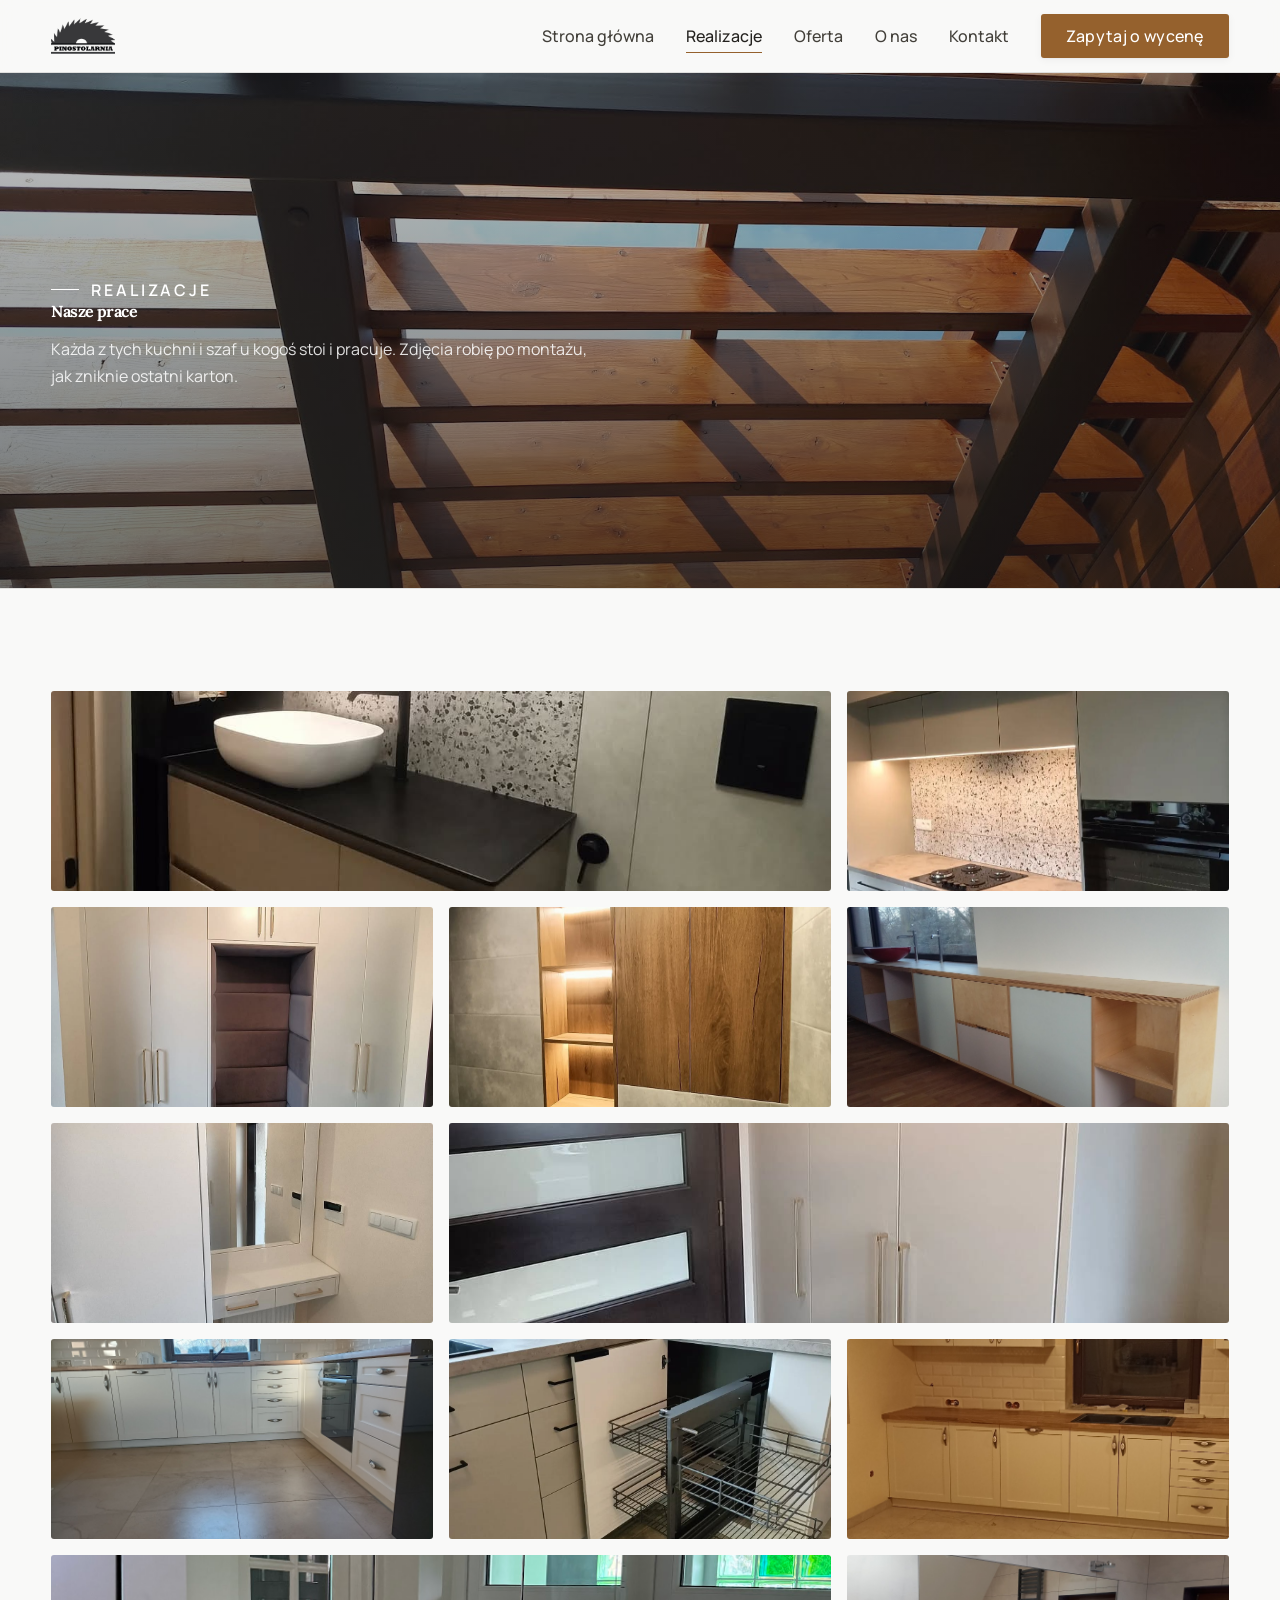
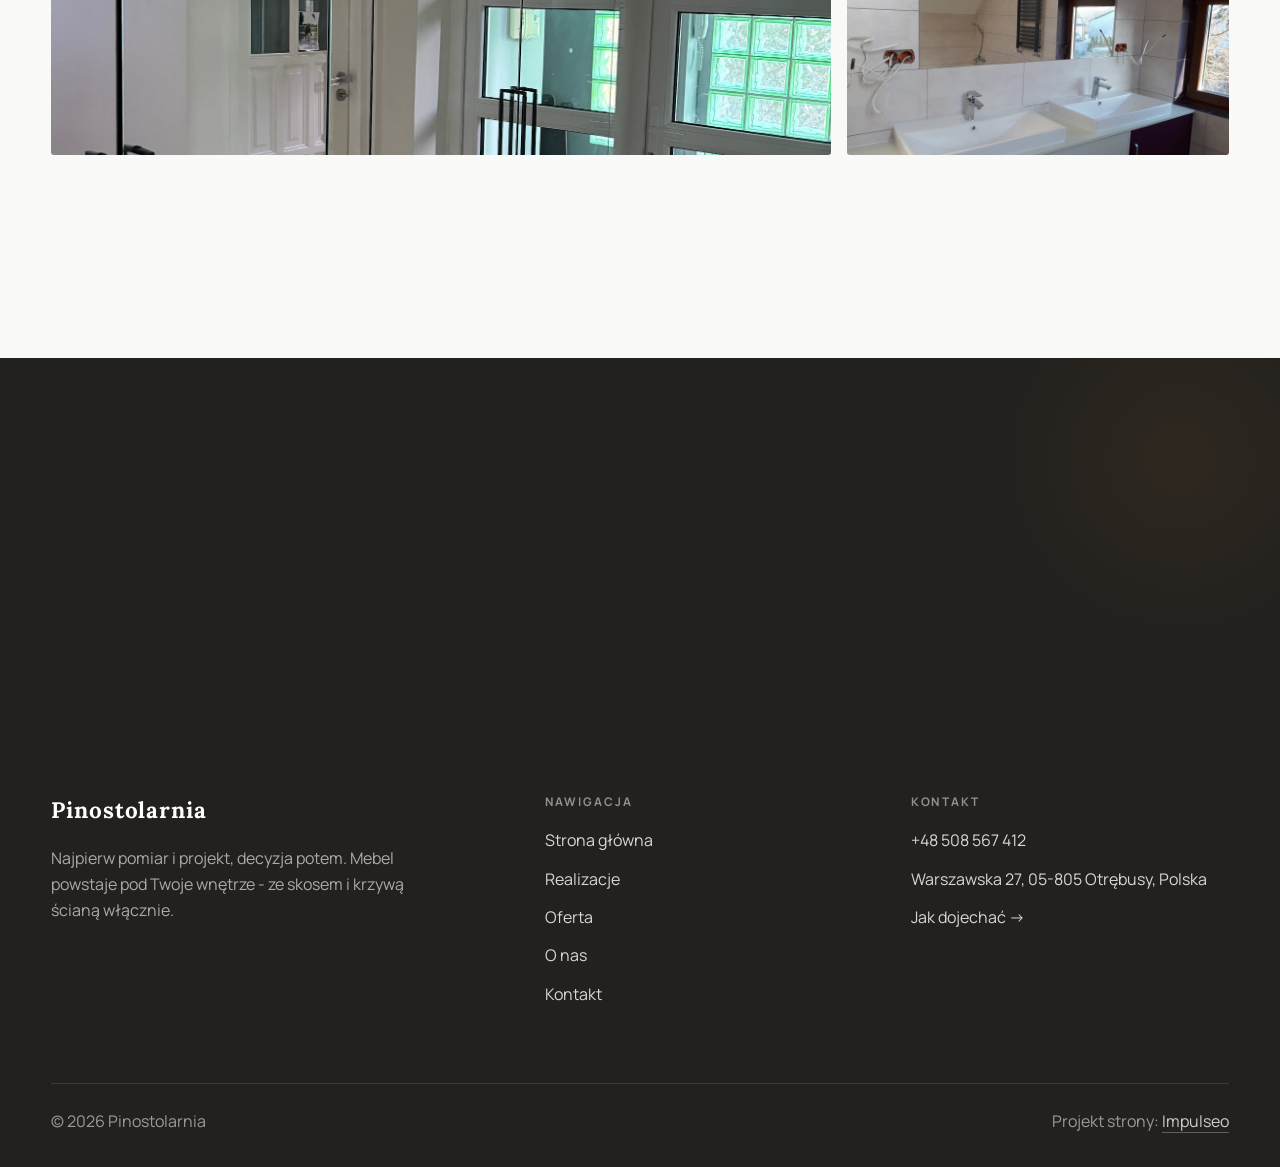
<file: realizacje.html>
<!DOCTYPE html>
<html lang="pl">
<head>
<meta name="robots" content="noindex, nofollow">
<meta charset="UTF-8">
<meta name="viewport" content="width=device-width, initial-scale=1.0">
<title>Realizacje - Pinostolarnia</title>
<meta name="description" content="Realizacje Pinostolarnia: Kuchnia na wymiar, Szafa wnękowa, Garderoba, Zabudowa pod skosem, Blat z litego drewna">
<link rel="preconnect" href="https://fonts.googleapis.com">
<link rel="preconnect" href="https://fonts.gstatic.com" crossorigin>
<link href="https://fonts.googleapis.com/css2?family=Lora:wght@500;600;700&family=Manrope:wght@400;500;600&display=swap" rel="stylesheet">
<link rel="stylesheet" href="assets/styles.css">
</head>
<body>

<header class="nav">
  <div class="wrap nav-inner">
    <a class="brand brand-has-logo" href="index.html"><img class="brand-logo" src="img/logo.png" alt="Pinostolarnia"></a>
    <nav class="nav-links">
      <a href="index.html">Strona główna</a>
      <a href="realizacje.html" class="active">Realizacje</a>
      <a href="oferta.html">Oferta</a>
      <a href="o-nas.html">O nas</a>
      <a href="kontakt.html">Kontakt</a>
      <a href="kontakt.html" class="btn btn-accent">Zapytaj o wycenę</a>
    </nav>
    <button class="nav-toggle" aria-label="Menu"><span></span><span></span><span></span></button>
  </div>
</header>

<section class="pagehead">
  <img src="img/g10.jpg" alt="Pinostolarnia - Nasze prace">
  <div class="wrap">
    <span class="eyebrow">Realizacje</span>
    <h1>Nasze prace</h1>
    <p>Każda z tych kuchni i szaf u kogoś stoi i pracuje. Zdjęcia robię po montażu, jak zniknie ostatni karton.</p>
  </div>
</section>
<section>
  <div class="wrap">
    <div class="gallery">
      <div class="tile t-two3 reveal"><img src="img/g1.jpg" alt="Kuchnia na wymiar" loading="lazy"><div class="cap">Kuchnia na wymiar</div></div>
      <div class="tile t-third reveal"><img src="img/g2.jpg" alt="Szafa wnękowa" loading="lazy"><div class="cap">Szafa wnękowa</div></div>
      <div class="tile t-third reveal"><img src="img/g3.jpg" alt="Garderoba" loading="lazy"><div class="cap">Garderoba</div></div>
      <div class="tile t-third reveal"><img src="img/g4.jpg" alt="Zabudowa pod skosem" loading="lazy"><div class="cap">Zabudowa pod skosem</div></div>
      <div class="tile t-third reveal"><img src="img/g5.jpg" alt="Blat z litego drewna" loading="lazy"><div class="cap">Blat z litego drewna</div></div>
      <div class="tile t-third reveal"><img src="img/g6.jpg" alt="Mebel po montażu" loading="lazy"><div class="cap">Mebel po montażu</div></div>
      <div class="tile t-two3 reveal"><img src="img/g7.jpg" alt="Pinostolarnia" loading="lazy"></div>
      <div class="tile t-third reveal"><img src="img/g8.jpg" alt="Pinostolarnia" loading="lazy"></div>
      <div class="tile t-third reveal"><img src="img/g9.jpg" alt="Pinostolarnia" loading="lazy"></div>
      <div class="tile t-third reveal"><img src="img/g11.jpg" alt="Pinostolarnia" loading="lazy"></div>
      <div class="tile t-two3 reveal"><img src="img/g12.jpg" alt="Pinostolarnia" loading="lazy"></div>
      <div class="tile t-third reveal"><img src="img/g13.jpg" alt="Pinostolarnia" loading="lazy"></div>
    </div>
    <p class="muted reveal" style="margin-top:var(--space-7);font-size:var(--text-sm);max-width:62ch">Wszystkie zdjęcia pochodzą z naszych montaży. Więcej realizacji chętnie pokażemy przy wycenie.</p>
  </div>
</section>
<section class="cta">
  <div class="wrap">
    <div class="reveal">
      <span class="eyebrow">Współpraca</span>
      <h2>Spodobały Ci się nasze prace?</h2>
      <p>Opowiedz, co trzeba zrobić - przygotujemy wycenę dopasowaną do potrzeb.</p>
    </div>
    <div class="cta-actions reveal">
      <a href="kontakt.html" class="btn btn-light">Zapytaj o wycenę <span class="arr">→</span></a>
      <a href="tel:+48508567412" class="btn btn-ghost" style="color:#fff;border-color:rgba(255,255,255,.3)">+48 508 567 412</a>
    </div>
  </div>
</section>

<footer>
  <div class="wrap">
    <div class="foot-grid">
      <div class="foot-brand">
        <div class="name">Pinostolarnia</div>
        <p>Najpierw pomiar i projekt, decyzja potem. Mebel powstaje pod Twoje wnętrze - ze skosem i krzywą ścianą włącznie.</p>
      </div>
      <div class="foot-col">
        <h4>Nawigacja</h4>
        <a href="index.html">Strona główna</a>
        <a href="realizacje.html">Realizacje</a>
        <a href="oferta.html">Oferta</a>
        <a href="o-nas.html">O nas</a>
        <a href="kontakt.html">Kontakt</a>
      </div>
      <div class="foot-col">
        <h4>Kontakt</h4>
        <a href="tel:+48508567412">+48 508 567 412</a>
        <p>Warszawska 27, 05-805 Otrębusy, Polska</p>
        <a href="https://maps.google.com/?cid=7366572669131834254&g_mp=CiVnb29nbGUubWFwcy5wbGFjZXMudjEuUGxhY2VzLkdldFBsYWNlEAIYBCAA" target="_blank" rel="noopener">Jak dojechać →</a>
      </div>
    </div>
    <div class="foot-bot">
      <span>© 2026 Pinostolarnia</span>
      <span>Projekt strony: <a class="foot-credit" href="https://impulseo.pl" target="_blank" rel="noopener">Impulseo</a></span>
    </div>
  </div>
</footer>


<script src="assets/main.js"></script>
</body>
</html>
</file>
<file: assets/styles.css>
/* ============================================================
   STOLBASZ — premium, architektoniczny B2B fit-out
   Jasna paleta, zero brązu. System wg premium-web-craft.
   Projekt strony: Impulseo (impulseo.pl)
   ============================================================ */

:root{
  /* PALETA — jasna, architektoniczna, chłodna */
  --paper:#F3F1EC;          /* główne tło */
  --paper-2:#E6E3DB;        /* sekcje alternatywne (chłodny jasny szary) */
  --paper-3:#E6E3DB;        /* delikatne wypełnienia */
  --ink:#23211E;            /* tekst główny — chłodny grafit */
  --ink-soft:#43403A;       /* nagłówki drugorzędne */
  --muted:#87837A;          /* tekst poboczny */
  --line:rgba(35,33,30,.12);/* hairline */
  --accent:#8A6B3C;         /* stonowany petrol-slate — jedyny akcent */
  --accent-d:#6E5430;
  --accent-soft:rgba(138,107,60,.10);
  --dark:#23211E;           /* sekcje ciemne (stopka/CTA) */

  /* ODSTĘPY — skala 4/8 */
  --space-1:4px; --space-2:8px; --space-3:12px; --space-4:16px; --space-5:24px;
  --space-6:32px; --space-7:48px; --space-8:64px; --space-9:96px; --space-10:128px;

  /* TYPOGRAFIA — fluid clamp() (skala podbita 16.07.2026: większe, czytelniejsze litery — uwaga Adama) */
  --text-sm:clamp(.9rem,.87rem+.12vw,1rem);
  --text-base:clamp(1.08rem,1.04rem+.18vw,1.2rem);
  --text-lg:clamp(1.24rem,1.15rem+.34vw,1.44rem);
  --text-h3:clamp(1.34rem,1.22rem+.55vw,1.66rem);
  --text-h2:clamp(2.1rem,1.66rem+2.1vw,3.1rem);
  --text-h1:clamp(2.9rem,2.1rem+4vw,5.1rem);

  /* PROMIENIE — architektoniczne, raczej ostre */
  --r-sm:3px; --r-md:6px; --r-lg:10px;

  /* RUCH */
  --ease:cubic-bezier(.25,.46,.45,.94); --dur:.24s;

  /* CIENIE — miękkie, warstwowe */
  --sh-sm:0 1px 2px rgba(16,24,32,.04), 0 2px 8px rgba(16,24,32,.05);
  --sh-md:0 2px 6px rgba(16,24,32,.05), 0 12px 28px -8px rgba(16,24,32,.12);
  --sh-lg:0 6px 14px rgba(16,24,32,.07), 0 26px 56px -18px rgba(16,24,32,.22);

  --hairline:1px solid var(--line);

  --font-display:'Lora',serif;
  --font-body:'Manrope',sans-serif;
}

*{box-sizing:border-box;margin:0;padding:0}
html{scroll-behavior:smooth}
body{
  font-family:var(--font-body);
  font-size:var(--text-base);
  line-height:1.65;
  color:var(--ink);
  background:var(--paper);
  -webkit-font-smoothing:antialiased;
  text-rendering:optimizeLegibility;
}
img{max-width:100%;display:block}
a{color:inherit;text-decoration:none}

.wrap{width:min(92%,1180px);margin-inline:auto}
section{padding-block:clamp(52px,6.5vw,96px)}

h1,h2,h3{font-family:var(--font-display);font-weight:700;line-height:1.08;letter-spacing:-.02em;color:var(--ink)}
h1{font-size:var(--text-h1);letter-spacing:-.035em}
h2{font-size:var(--text-h2);letter-spacing:-.025em}
h3{font-size:var(--text-h3)}
p{max-width:65ch}

.eyebrow{
  font-family:var(--font-body);
  font-size:var(--text-sm);
  font-weight:600;
  letter-spacing:.18em;
  text-transform:uppercase;
  color:var(--accent);
  display:inline-flex;align-items:center;gap:var(--space-3);
}
.eyebrow::before{content:"";width:28px;height:1px;background:var(--accent);display:inline-block}

.muted{color:var(--muted)}
.lead{font-size:var(--text-lg);line-height:1.55;color:var(--ink-soft);max-width:50ch}

/* ---------- BUTTONS ---------- */
.btn{
  display:inline-flex;align-items:center;gap:var(--space-2);
  font-weight:600;font-size:var(--text-sm);letter-spacing:.02em;
  padding:var(--space-4) var(--space-6);
  border-radius:var(--r-sm);
  transition:transform var(--dur) var(--ease),box-shadow var(--dur) var(--ease),background var(--dur) var(--ease);
  cursor:pointer;border:1px solid transparent;
}
.btn-accent{background:var(--accent);color:#fff;box-shadow:var(--sh-sm)}
.btn-accent:hover{background:var(--accent-d);transform:translateY(-2px);box-shadow:var(--sh-md)}
.btn-accent:active{transform:translateY(0);box-shadow:var(--sh-sm)}
.btn-ghost{background:transparent;color:var(--ink);border-color:var(--line)}
.btn-ghost:hover{border-color:var(--accent);color:var(--accent);transform:translateY(-2px)}
.btn-light{background:#fff;color:var(--ink);box-shadow:var(--sh-sm)}
.btn-light:hover{transform:translateY(-2px);box-shadow:var(--sh-md)}
.btn .arr{transition:transform var(--dur) var(--ease)}
.btn:hover .arr{transform:translateX(4px)}

/* ---------- NAV ---------- */
.nav{
  position:sticky;top:0;z-index:50;
  background:color-mix(in srgb,var(--paper) 88%,transparent);
  backdrop-filter:saturate(140%) blur(10px);
  border-bottom:var(--hairline);
}
.nav-inner{display:flex;align-items:center;justify-content:space-between;height:72px}
.brand{display:flex;flex-direction:column;line-height:1}
.brand .name{font-family:var(--font-display);font-weight:800;font-size:1.35rem;letter-spacing:.04em}
.brand .sub{font-size:.62rem;letter-spacing:.34em;text-transform:uppercase;color:var(--muted);margin-top:5px}
.nav-links{display:flex;align-items:center;gap:var(--space-6)}
.nav-links a{font-size:var(--text-sm);font-weight:500;color:var(--ink-soft);position:relative;padding-block:4px;transition:color var(--dur) var(--ease)}
.nav-links a::after{content:"";position:absolute;left:0;bottom:0;width:0;height:1.5px;background:var(--accent);transition:width var(--dur) var(--ease)}
.nav-links a:hover,.nav-links a.active{color:var(--ink)}
.nav-links a:hover::after,.nav-links a.active::after{width:100%}
.nav-links .btn{padding:var(--space-2) var(--space-5)}
/* przyciski w nav: właściwy kolor (przebij .nav-links a) + bez podkreślenia */
.nav-links a.btn-accent{color:#fff}
.nav-links a.btn-ghost,.nav-links a.btn-light{color:var(--ink)}
.nav-links a.btn::after{display:none}
.nav-toggle{display:none;background:none;border:none;cursor:pointer;flex-direction:column;gap:5px;padding:8px}
.nav-toggle span{width:24px;height:2px;background:var(--ink);transition:var(--dur)}

/* ---------- HERO (split) ---------- */
.hero{position:relative;overflow:hidden;border-bottom:var(--hairline)}
.hero-grid{display:grid;grid-template-columns:1.05fr .95fr;gap:clamp(24px,4vw,60px);align-items:center;
  padding-block:clamp(36px,4.5vw,64px)}
.hero-copy .eyebrow{margin-bottom:var(--space-5)}
.hero-copy h1{margin-bottom:var(--space-5)}
.hero-copy .lead{margin-bottom:var(--space-7)}
.hero-actions{display:flex;flex-wrap:wrap;gap:var(--space-4)}
.hero-art{position:relative;aspect-ratio:4/3;border-radius:var(--r-lg);overflow:hidden;box-shadow:var(--sh-lg)}
.hero-art img{width:100%;height:100%;object-fit:cover}
.hero-art::after{content:"";position:absolute;inset:0;background:linear-gradient(180deg,transparent 55%,rgba(18,24,28,.28))}
.hero-badge{position:absolute;left:var(--space-5);bottom:var(--space-5);z-index:2;
  background:rgba(252,252,251,.94);backdrop-filter:blur(4px);
  border-radius:var(--r-md);padding:var(--space-4) var(--space-5);box-shadow:var(--sh-md);max-width:78%}
.hero-badge strong{display:block;font-family:var(--font-display);font-size:1rem;letter-spacing:-.01em}
.hero-badge span{font-size:var(--text-sm);color:var(--muted)}

/* ---------- HERO duży / kinowy (strona główna) ---------- */
.hero-cine{position:relative;min-height:clamp(560px,82vh,840px);min-height:clamp(560px,82svh,840px);display:flex;align-items:center;overflow:hidden;border-bottom:var(--hairline)}
.hero-cine>img{position:absolute;inset:0;width:100%;height:100%;object-fit:cover;z-index:0}
.hero-cine::after{content:"";position:absolute;inset:0;z-index:1;
  background:linear-gradient(95deg,rgba(13,18,23,.86) 0%,rgba(13,18,23,.64) 32%,rgba(13,18,23,.24) 62%,rgba(13,18,23,.04) 100%)}
.hero-cine .wrap{position:relative;z-index:2;padding-block:var(--space-8)}
.hero-cine .hero-copy{max-width:660px}
.hero-cine .eyebrow{color:#fff;margin-bottom:var(--space-5)}
.hero-cine .eyebrow::before{background:#fff}
.hero-cine h1{color:#fff;margin-bottom:var(--space-5);font-size:clamp(2.9rem,2rem+4.4vw,5.2rem)}
.hero-cine .lead{color:rgba(255,255,255,.92);max-width:48ch;margin-bottom:var(--space-7)}
.hero-cine .hero-actions{display:flex;flex-wrap:wrap;gap:var(--space-4)}
@media(max-width:680px){
  .hero-cine{min-height:clamp(520px,76vh,640px);min-height:clamp(520px,76svh,640px);align-items:flex-end}
  .hero-cine::after{background:linear-gradient(0deg,rgba(13,18,23,.9) 6%,rgba(13,18,23,.45) 55%,rgba(13,18,23,.25) 100%)}
  .hero-cine .wrap{padding-bottom:var(--space-9)}
}

/* full-bleed hero variant (podstrony) */
.pagehead{position:relative;min-height:46vh;min-height:46svh;display:flex;align-items:flex-end;overflow:hidden;border-bottom:var(--hairline)}
.pagehead img{position:absolute;inset:0;width:100%;height:100%;object-fit:cover}
.pagehead::after{content:"";position:absolute;inset:0;background:linear-gradient(180deg,rgba(18,24,28,.25),rgba(18,24,28,.62))}
.pagehead .wrap{position:relative;z-index:2;padding-block:var(--space-9);color:#fff}
.pagehead h1{color:#fff;max-width:18ch}
.pagehead .eyebrow{color:#fff}
.pagehead .eyebrow::before{background:#fff}
.pagehead p{color:rgba(255,255,255,.86);margin-top:var(--space-4);max-width:54ch}

/* ---------- STRIP (pasek skrótów / liczby) ---------- */
.strip{background:var(--dark);color:#fff}
.strip .wrap{display:grid;grid-template-columns:repeat(4,1fr);gap:var(--space-6);padding-block:var(--space-8)}
.strip .item .k{font-family:var(--font-display);font-size:clamp(1.6rem,1.2rem+1.4vw,2.4rem);font-weight:800;letter-spacing:-.02em;color:#fff}
.strip .item .v{font-size:var(--text-sm);color:rgba(255,255,255,.66);margin-top:var(--space-2);line-height:1.45}
.strip .item{border-left:2px solid var(--accent);padding-left:var(--space-5)}

/* ---------- SECTION HEAD ---------- */
.head{max-width:48rem;margin-bottom:var(--space-8)}
.head.center{margin-inline:auto;text-align:center}
.head .eyebrow{margin-bottom:var(--space-4)}
.head h2{margin-bottom:var(--space-4)}
.head p{color:var(--muted);font-size:var(--text-lg);line-height:1.55}
.head.center p{margin-inline:auto}

/* ---------- INTRO SPLIT ---------- */
.split{display:grid;grid-template-columns:.92fr 1.08fr;gap:clamp(28px,5vw,80px);align-items:center}
.split.rev{grid-template-columns:1.08fr .92fr}
.split.rev .split-art{order:-1}
.split-art{position:relative;aspect-ratio:5/4;border-radius:var(--r-lg);overflow:hidden;box-shadow:var(--sh-lg)}
.split-art img{width:100%;height:100%;object-fit:cover}
.split-copy h2{margin-bottom:var(--space-5)}
.split-copy p+p{margin-top:var(--space-4)}
.split-copy .btn{margin-top:var(--space-6)}

/* ---------- SERVICES (zakres) ---------- */
.svc-grid{display:grid;grid-template-columns:repeat(auto-fit,minmax(280px,1fr));gap:var(--space-5)}
.svc{background:#fff;border:var(--hairline);border-radius:var(--r-md);padding:var(--space-7) var(--space-6);
  transition:transform var(--dur) var(--ease),box-shadow var(--dur) var(--ease),border-color var(--dur) var(--ease);
  position:relative;overflow:hidden}
.svc::before{content:"";position:absolute;left:0;top:0;width:3px;height:0;background:var(--accent);transition:height var(--dur) var(--ease)}
.svc:hover{transform:translateY(-4px);box-shadow:var(--sh-md);border-color:transparent}
.svc:hover::before{height:100%}
.svc .ic{font-family:var(--font-display);font-size:.8rem;font-weight:700;letter-spacing:.12em;color:var(--accent);margin-bottom:var(--space-4)}
.svc h3{margin-bottom:var(--space-3);font-size:1.22rem}
.svc p{color:var(--muted);font-size:var(--text-base);line-height:1.6}

/* big detailed service rows */
.svc-row{display:grid;grid-template-columns:.8fr 1.2fr;gap:clamp(20px,4vw,60px);align-items:center;padding-block:var(--space-8)}
.svc-row+.svc-row{border-top:var(--hairline)}
.svc-row.rev{grid-template-columns:1.2fr .8fr}
.svc-row.rev .svc-row-art{order:-1}
.svc-row-art{aspect-ratio:4/3;border-radius:var(--r-md);overflow:hidden;box-shadow:var(--sh-md)}
.svc-row-art img{width:100%;height:100%;object-fit:cover}
.svc-row h3{font-size:1.5rem;margin-bottom:var(--space-4)}
.svc-row .num{font-family:var(--font-display);font-size:.85rem;font-weight:700;letter-spacing:.14em;color:var(--accent);display:block;margin-bottom:var(--space-3)}
.svc-row ul{list-style:none;margin-top:var(--space-4);display:flex;flex-direction:column;gap:var(--space-2)}
.svc-row li{position:relative;padding-left:var(--space-5);color:var(--muted);font-size:var(--text-base)}
.svc-row li::before{content:"";position:absolute;left:0;top:.62em;width:8px;height:1px;background:var(--accent)}

/* ---------- GALLERY (realizacje) ---------- */
.gallery{display:grid;grid-template-columns:repeat(12,1fr);gap:var(--space-4);grid-auto-rows:200px}
/* GALERIA MASONRY — pionowe zdjęcia (portrety beauty/wellness) bez przycinania: kolumny, height auto */
.gallery-masonry{column-count:3;column-gap:var(--space-4)}
@media(max-width:900px){.gallery-masonry{column-count:2}}
@media(max-width:560px){.gallery-masonry{column-count:1}}
.gallery-masonry .m-tile{break-inside:avoid;margin:0 0 var(--space-4);padding:0;position:relative;overflow:hidden;border-radius:var(--r-md);border:1px solid var(--line)}
.gallery-masonry .m-tile img{width:100%;height:auto;display:block}
.gallery-masonry .m-tile .cap{position:absolute;left:0;right:0;bottom:0;padding:var(--space-4);color:#fff;background:linear-gradient(0deg,rgba(0,0,0,.55),transparent);font-size:var(--text-sm)}
.gallery-masonry .m-tile .cap small{display:block;font-weight:400;opacity:.78;letter-spacing:.04em;text-transform:uppercase;font-size:.66rem;margin-top:3px}
.tile{position:relative;overflow:hidden;border-radius:var(--r-md);box-shadow:var(--sh-sm);
  transition:transform var(--dur) var(--ease),box-shadow var(--dur) var(--ease)}
.tile img{width:100%;height:100%;object-fit:cover;transition:transform .6s var(--ease)}
.tile:hover{box-shadow:var(--sh-md)}
.tile:hover img{transform:scale(1.05)}
.tile .cap{position:absolute;left:0;right:0;bottom:0;padding:var(--space-5) var(--space-4) var(--space-4);
  background:linear-gradient(transparent,rgba(18,24,28,.78));color:#fff;
  font-size:var(--text-sm);font-weight:600;letter-spacing:.01em;
  opacity:0;transform:translateY(8px);transition:var(--dur) var(--ease)}
.tile:hover .cap{opacity:1;transform:translateY(0)}
.tile .cap small{display:block;font-weight:400;opacity:.78;letter-spacing:.04em;text-transform:uppercase;font-size:.66rem;margin-top:3px}
/* bento spans */
.t-wide{grid-column:span 6}
.t-tall{grid-column:span 6;grid-row:span 2}
.t-std{grid-column:span 6}
.t-third{grid-column:span 4}
.t-two3{grid-column:span 8}

/* ---------- TRUST / WIARYGODNOŚĆ ---------- */
.trust{background:var(--paper-2)}
.trust-grid{display:grid;grid-template-columns:repeat(auto-fit,minmax(240px,1fr));gap:var(--space-5);margin-top:var(--space-7)}
.trust-card{background:#fff;border-radius:var(--r-md);padding:var(--space-7) var(--space-6);box-shadow:var(--sh-sm);border-top:3px solid var(--accent)}
.trust-card .big{font-family:var(--font-display);font-size:clamp(1.8rem,1.3rem+1.6vw,2.6rem);font-weight:800;letter-spacing:-.02em;color:var(--ink);line-height:1}
.trust-card h3{font-size:1.12rem;margin:var(--space-3) 0 var(--space-2)}
.trust-card p{color:var(--muted);font-size:var(--text-base);line-height:1.55}

/* ---------- CTA band ---------- */
.cta{background:var(--dark);color:#fff;position:relative;overflow:hidden}
.cta .wrap{display:grid;grid-template-columns:1.4fr .6fr;gap:var(--space-7);align-items:center;position:relative;z-index:2}
.cta h2{color:#fff;max-width:20ch}
.cta p{color:rgba(255,255,255,.74);margin-top:var(--space-4)}
.cta-actions{display:flex;flex-direction:column;gap:var(--space-3);align-items:flex-start}
.cta::before{content:"";position:absolute;right:-80px;top:-80px;width:360px;height:360px;border-radius:50%;
  background:radial-gradient(circle,var(--accent-soft),transparent 70%)}

/* ---------- CONTACT ---------- */
.contact-grid{display:grid;grid-template-columns:.85fr 1.15fr;gap:clamp(28px,4vw,56px);align-items:start}
.info-list{display:flex;flex-direction:column;gap:var(--space-2)}
.info-row{display:flex;gap:var(--space-4);align-items:flex-start;padding-block:var(--space-4);border-bottom:var(--hairline)}
.info-row .ic{flex:none;width:42px;height:42px;display:grid;place-items:center;border-radius:50%;
  background:var(--accent-soft);color:var(--accent);font-size:1.05rem}
.info-row .lbl{font-size:.72rem;letter-spacing:.14em;text-transform:uppercase;color:var(--muted)}
.info-row .val{font-weight:600;font-size:var(--text-base);margin-top:2px}
.info-row a.val:hover{color:var(--accent)}
.map{border:none;border-radius:var(--r-lg);box-shadow:var(--sh-md);width:100%;height:100%;min-height:380px;filter:grayscale(.2) contrast(1.02)}
.form{background:#fff;border:var(--hairline);border-radius:var(--r-lg);padding:clamp(24px,3vw,40px);box-shadow:var(--sh-sm)}
.form .fld{margin-bottom:var(--space-5)}
.form label{display:block;font-size:var(--text-sm);font-weight:600;margin-bottom:var(--space-2)}
.form input,.form textarea{width:100%;font-family:inherit;font-size:var(--text-base);color:var(--ink);
  padding:var(--space-4);border:var(--hairline);border-radius:var(--r-sm);background:var(--paper);transition:border-color var(--dur)}
.form input:focus,.form textarea:focus{outline:none;border-color:var(--accent);background:#fff}
.form textarea{resize:vertical;min-height:120px}
.form .note{font-size:var(--text-sm);color:var(--muted);margin-top:var(--space-3)}

/* ---------- FOOTER ---------- */
footer{background:var(--dark);color:#fff;padding-block:var(--space-9) var(--space-6)}
.foot-grid{display:grid;grid-template-columns:1.4fr 1fr 1fr;gap:var(--space-7);margin-bottom:var(--space-8)}
.foot-brand .name{font-family:var(--font-display);font-weight:800;font-size:1.4rem;letter-spacing:.04em}
.foot-brand p{color:rgba(255,255,255,.62);margin-top:var(--space-4);font-size:var(--text-base);max-width:38ch}
.foot-col h4{font-size:.74rem;letter-spacing:.16em;text-transform:uppercase;color:rgba(255,255,255,.5);margin-bottom:var(--space-4)}
.foot-col a,.foot-col p{display:block;color:rgba(255,255,255,.82);font-size:var(--text-base);margin-bottom:var(--space-3)}
.foot-col a:hover{color:#fff}
.foot-bot{border-top:1px solid rgba(255,255,255,.12);padding-top:var(--space-5);display:flex;justify-content:space-between;flex-wrap:wrap;gap:var(--space-3);
  font-size:var(--text-sm);color:rgba(255,255,255,.55)}
.foot-bot a:hover{color:#fff}

/* ---------- REVEAL ---------- */
.reveal{opacity:0;transform:translateY(22px);transition:opacity .6s var(--ease),transform .6s var(--ease)}
.reveal.in{opacity:1;transform:none}

/* ---------- RESPONSIVE ---------- */
@media(max-width:920px){
  .hero-grid,.split,.split.rev,.svc-row,.svc-row.rev,.cta .wrap,.contact-grid,.foot-grid{grid-template-columns:1fr}
  .split.rev .split-art,.svc-row.rev .svc-row-art{order:0}
  .hero-art{aspect-ratio:16/10;max-height:420px}
  .strip .wrap{grid-template-columns:repeat(2,1fr);gap:var(--space-7)}
  .gallery{grid-auto-rows:180px}
  .t-wide,.t-tall,.t-std,.t-third,.t-two3{grid-column:span 6}
  .t-tall{grid-row:span 1}
  .cta-actions{flex-direction:row;flex-wrap:wrap}
  .foot-grid{gap:var(--space-6)}
}
@media(max-width:680px){
  .nav-links{position:fixed;inset:72px 0 auto 0;background:var(--paper);flex-direction:column;align-items:stretch;
    gap:0;padding:var(--space-4) 6%;border-bottom:var(--hairline);box-shadow:var(--sh-md);
    transform:translateY(-120%);transition:transform var(--dur) var(--ease)}
  .nav-links.open{transform:translateY(0)}
  .nav-links a{padding-block:var(--space-4);border-bottom:var(--hairline)}
  .nav-links .btn{margin-top:var(--space-3);justify-content:center}
  .nav-toggle{display:flex}
  .strip .wrap{grid-template-columns:1fr}
  .gallery{grid-template-columns:repeat(6,1fr)}
  .foot-grid{grid-template-columns:1fr}
}
@media(prefers-reduced-motion:reduce){
  *{animation-duration:.01ms!important;transition:none!important}
  .reveal{opacity:1!important;transform:none!important}
  html{scroll-behavior:auto}
}

/* ============================================================
   PREMIUM LAYER — destylat deep-researchu branż (anty-AI, spokój).
   Zmienne STOLBASZ (--accent/--ink/--paper/--line/--dark). Ruch ledwo
   zauważalny, krzywa cubic-bezier(.16,.84,.44,1); prefers-reduced-motion
   pokryte blanketem wyżej. Karty hairline zamiast cieni = #1 sygnał „nie-AI".
   ============================================================ */

/* więcej oddechu między sekcjami (liderzy: 110-130px) */
section{padding-block:clamp(64px,8vw,128px)}

/* 1) Aksamitny reveal — dłuższa, miękka krzywa zamiast „skoku" */
.reveal{transition:opacity .9s cubic-bezier(.16,.84,.44,1),transform .9s cubic-bezier(.16,.84,.44,1);will-change:opacity,transform}
/* stagger TYLKO w galerii (tam pozycja = porządek dzieci) */
.gallery .reveal:nth-child(2){transition-delay:.07s}
.gallery .reveal:nth-child(3){transition-delay:.14s}
.gallery .reveal:nth-child(4){transition-delay:.21s}
.gallery .reveal:nth-child(5){transition-delay:.28s}
.gallery .reveal:nth-child(6){transition-delay:.35s}

/* 2) Hero STATYCZNY na .hero-cine — Ken Burns CAŁKIEM WYŁĄCZONY 26.06 (3. zgłoszenie Szymona).
   GENEZA: animowanie scale na <img> hero z teksturami (cegły/framugi) re-samplinguje obraz
   klatka po klatce → na części ekranów drobne drganie/shimmer = „heroshot się trzęsie".
   translateY usunięto wcześniej, scale-only + will-change/GPU NIE wystarczyły do GWARANCJI gładkości.
   Krzysztof zażądał pewności („make sure, że błąd się nie pojawi") > efekt. Zero animacji = 0% drgania.
   Delikatny zoom zostaje TYLKO w pełnoekranowych hero gastro/studio (hg-bg/hs-bg — tło, inny
   mechanizm, chwalone, nigdy nie zgłaszane). NIE wracać do KB na .hero-cine bez realnego testu
   na sprzęcie klienta — to ryzyko regresji „trzęsienia”. */
/* BEZPIECZNY "wow" na hero = jednorazowy FADE-IN (opacity), nie zoom.
   opacity nie dotyka bitmapy → gładkie na KAŻDYM zdjęciu/ekranie/GPU, zero ryzyka migotania.
   Geometryczny ruch (scale/translate) na .hero-cine jest ZAKAZANY (bramka pilnuje). */
@keyframes heroFade{from{opacity:0}to{opacity:1}}
.hero-cine>img{transform:none;animation:heroFade 1.1s ease-out both}

/* 3) Akcentowy hairline pod nagłówkiem sekcji, który „rysuje się" przy wejściu */
.head h2{position:relative;padding-bottom:18px}
.head h2::after{content:"";position:absolute;left:0;bottom:0;height:1px;width:0;background:var(--accent);transition:width 1s cubic-bezier(.16,.84,.44,1) .15s}
.head.center h2::after{left:50%;transform:translateX(-50%)}
.head.reveal.in h2::after,.head.center.reveal.in h2::after{width:54px}

/* 4) Karty HAIRLINE zamiast cieni/zaokrągleń (najmocniejszy anty-AI detal) */
.svc{background:transparent;border:1px solid var(--line);border-radius:var(--r-sm);box-shadow:none}
.svc:hover{box-shadow:none;border-color:var(--accent);transform:translateY(-3px)}
.trust-card{background:transparent;box-shadow:none;border:1px solid var(--line);border-top:2px solid var(--accent);border-radius:var(--r-sm)}
.tile{box-shadow:none;border-radius:var(--r-sm)}
.tile:hover{box-shadow:none}

/* 5) Sticky-nav kondensuje się po przewinięciu (sygnał dopracowania) */
.nav{transition:box-shadow .4s ease,background .4s ease}
.nav.is-stuck{box-shadow:0 1px 0 var(--line),0 14px 30px -24px rgba(0,0,0,.45)}
.nav-inner{transition:height .35s var(--ease)}
.nav.is-stuck .nav-inner{height:60px}

/* 6) MANIFESTO — pełnoekranowy cytat-bohater (zastępuje generyczne „Dlaczego my") */
.manifesto{background:var(--paper-2);text-align:center}
.manifesto .wrap{max-width:60rem}
.manifesto p{font-family:var(--font-display);font-style:italic;font-size:clamp(1.6rem,1rem+2.4vw,2.8rem);line-height:1.32;color:var(--ink-soft);margin-inline:auto;max-width:26ch;position:relative;padding-top:var(--space-8)}
.manifesto p::before{content:"";position:absolute;top:0;left:50%;transform:translateX(-50%);width:54px;height:1px;background:var(--accent)}
.manifesto p span{color:var(--accent);font-style:italic}

/* 7) GATEWAYS — 3 duże bramy-zdjęcia (zamiast paska menu usług) */
.gateways{display:grid;grid-template-columns:repeat(3,1fr);gap:var(--space-4)}
.gateway{position:relative;aspect-ratio:3/4;overflow:hidden;border-radius:var(--r-sm);display:block}
.gateway img{width:100%;height:100%;object-fit:cover;transition:transform .8s var(--ease),filter .5s var(--ease)}
.gateway::after{content:"";position:absolute;inset:0;background:linear-gradient(180deg,transparent 38%,rgba(18,24,28,.74))}
.gateway:hover img{transform:scale(1.05);filter:brightness(1.05)}
.gateway .g-ttl{position:absolute;left:0;right:0;bottom:0;z-index:2;padding:var(--space-6) var(--space-5);color:#fff;font-family:var(--font-display);font-size:1.45rem;letter-spacing:-.01em;line-height:1.15}
.gateway .g-ttl small{display:block;font-family:var(--font-body);font-size:var(--text-sm);font-weight:400;opacity:.82;letter-spacing:.03em;margin-top:5px}
@media(max-width:760px){.gateways{grid-template-columns:1fr}.gateway{aspect-ratio:16/10}}

/* 8) LOGO klienta w nagłówku (gdy podane --logo) */
/* 52px domyślnie (feedback Bartka 06.07.2026: 40px ginęło, uwaga padła 3x; ~56px sprawdzone na żywym demie anna-borowiec-makeup) */
.brand-logo{height:64px;width:auto;max-width:300px;object-fit:contain;display:block}
.nav.is-stuck .brand-logo{height:52px}
@media(max-width:680px){.brand-logo{height:46px;max-width:210px}}

/* === auto-paleta ze zdjęć klienta (dopasowanie do estetyki socials) === */
:root{--accent:#95612D;--accent-d:#71481E;--accent-soft:rgba(149,97,45,0.10);--paper:#F9F9F8;--paper-2:#EFEEED;--paper-3:#E8E7E5;}

/* === HERO-FIT (29.07.2026) — hero DOPASOWUJE SIĘ do wysokości okna =========================
   Zgłoszenie K. 29.07: na jego laptopie przyciski CTA w hero były ucięte dolną krawędzią
   (Modern House). Pomiar headless (1512x879 → realny widok 792 px): dolna krawędź CTA
   wypadała 123 px POD ekranem. Nawet przy maksymalnym oknie (982) było -20 px.

   DLACZEGO POPRZEDNI FIX NIE DZIAŁAŁ: 27.07 dołożyliśmy @media(max-height:820px) — próg.
   Widok K. ma ~792-895 px, czyli TUŻ NAD progiem → reguła w ogóle się nie włączała.
   Progi są kruche: każdy inny laptop/dok/pasek zakładek przesuwa granicę.

   ROZWIĄZANIE: zero progów. Każdy rozmiar, który decyduje o wysokości hero (typografia,
   odstępy, padding), dostaje `min(dotychczasowa-wartość, X svh)` — czyli na wysokim ekranie
   nic się nie zmienia, a im niższe okno, tym płynniej mniejsze. Treści NIE ucinamy.

   Doklejane na SAM KONIEC styles.css (po motion) → wygrywa kaskadę, nie rusza reguł w miejscu.
   Weryfikacja: tools-retrofit/measure_fold.py (mierzy zapas pod CTA dla 720/800/879/982). */

/* ---------- HERO KINOWY (strona główna, rodziny „editorial") ---------- */
.hero-cine .wrap{padding-block:min(var(--space-8),4svh)}
.hero-cine .eyebrow{margin-bottom:min(var(--space-5),2svh)}
.hero-cine h1{font-size:min(clamp(2.9rem,2rem + 4.4vw,5.2rem),7.6svh);
  margin-bottom:min(var(--space-5),2.4svh)}
.hero-cine .lead{font-size:min(1.125rem,2.3svh);line-height:1.55;
  margin-bottom:min(var(--space-7),3.2svh)}

/* ---------- HERO FACHOWCY — wariant A (pełny ekran) ---------- */
.hf-panel{padding-top:min(clamp(6.5rem,13vh,9rem),11svh);
  padding-bottom:min(clamp(2.6rem,6vh,3.6rem),4svh)}
.hf-title{font-size:min(clamp(2.3rem,1.6rem + 3.2vw,4.3rem),7svh);
  margin-top:min(var(--space-4),1.8svh);margin-bottom:min(var(--space-4),1.8svh)}
.hf-lead{font-size:min(1.18rem,2.3svh);line-height:1.5}
.hf-phone{margin-top:min(var(--space-6),2.8svh);margin-bottom:min(var(--space-5),2.2svh)}
.hf-phone-num{font-size:min(clamp(2rem,1.5rem + 2.4vw,3.05rem),5.2svh)}
.hf-trust{margin-top:min(var(--space-6),2.6svh);padding-top:min(var(--space-4),1.6svh)}

/* Telefon: tam liczy się czytelność, nie upychanie — skalowanie wysokością wyłączone,
   bo przy 844 px wysokości ekranu svh-limity zaczęłyby zmniejszać tekst bez potrzeby. */
@media(max-width:680px){
  .hero-cine h1{font-size:clamp(1.9rem,1.15rem + 4.4vw,2.7rem)}
  .hero-cine .lead{font-size:.98rem}
  .hf-title{font-size:clamp(2.1rem,1.6rem + 3.2vw,3rem)}
  .hf-lead{font-size:1rem}
  .hf-phone-num{font-size:clamp(1.9rem,1.5rem + 2.4vw,2.5rem)}
}
/* === /HERO-FIT === */


/* ====== IMPULSEO-FIX-20260731 ======================================================
   1) PODPIS w stopce jest teraz linkiem do impulseo.pl - ma być widocznie klikalny.
   2) ŻYWY NAGŁÓWEK: warstwa przenikających kadrów (.mt-hero-layer) miała z-index:1, więc
      lądowała NAD przyciemnieniem hero, a w rodzinie „fachowcy" nawet nad panelem z tekstem
      (.hf-panel nie miał własnego z-index). Efekt: przy zmianie zdjęcia napis znikał i wracał.
      Teraz warstwa idzie tam, gdzie zdjęcie tła (z-index:-2), a treść nagłówka dostaje twardy
      z-index:3. Zmieniają się WYŁĄCZNIE zdjęcia w tle - napis stoi nieruchomo.
      (hero-cine celowo pominięte: tam img ma z-index:0 i układ był poprawny.) */
.foot-bot a.foot-credit{color:rgba(255,255,255,.78);text-decoration:none;border-bottom:1px solid rgba(255,255,255,.28)}
.foot-bot a.foot-credit:hover{color:#fff;border-bottom-color:#fff}
.hero-fach > img.mt-hero-layer,.hero-gastro > img.mt-hero-layer,.hero-auto > img.mt-hero-layer,
.hero-dom > img.mt-hero-layer,.hero-studio > img.mt-hero-layer{z-index:-2}
.hf-panel,.hf-inner,.hd-panel,.hk-panel,.ha-inner,.hs-inner,.hg-inner{position:relative;z-index:3}
/* ====== koniec IMPULSEO-FIX-20260731 ====== */
</file>
